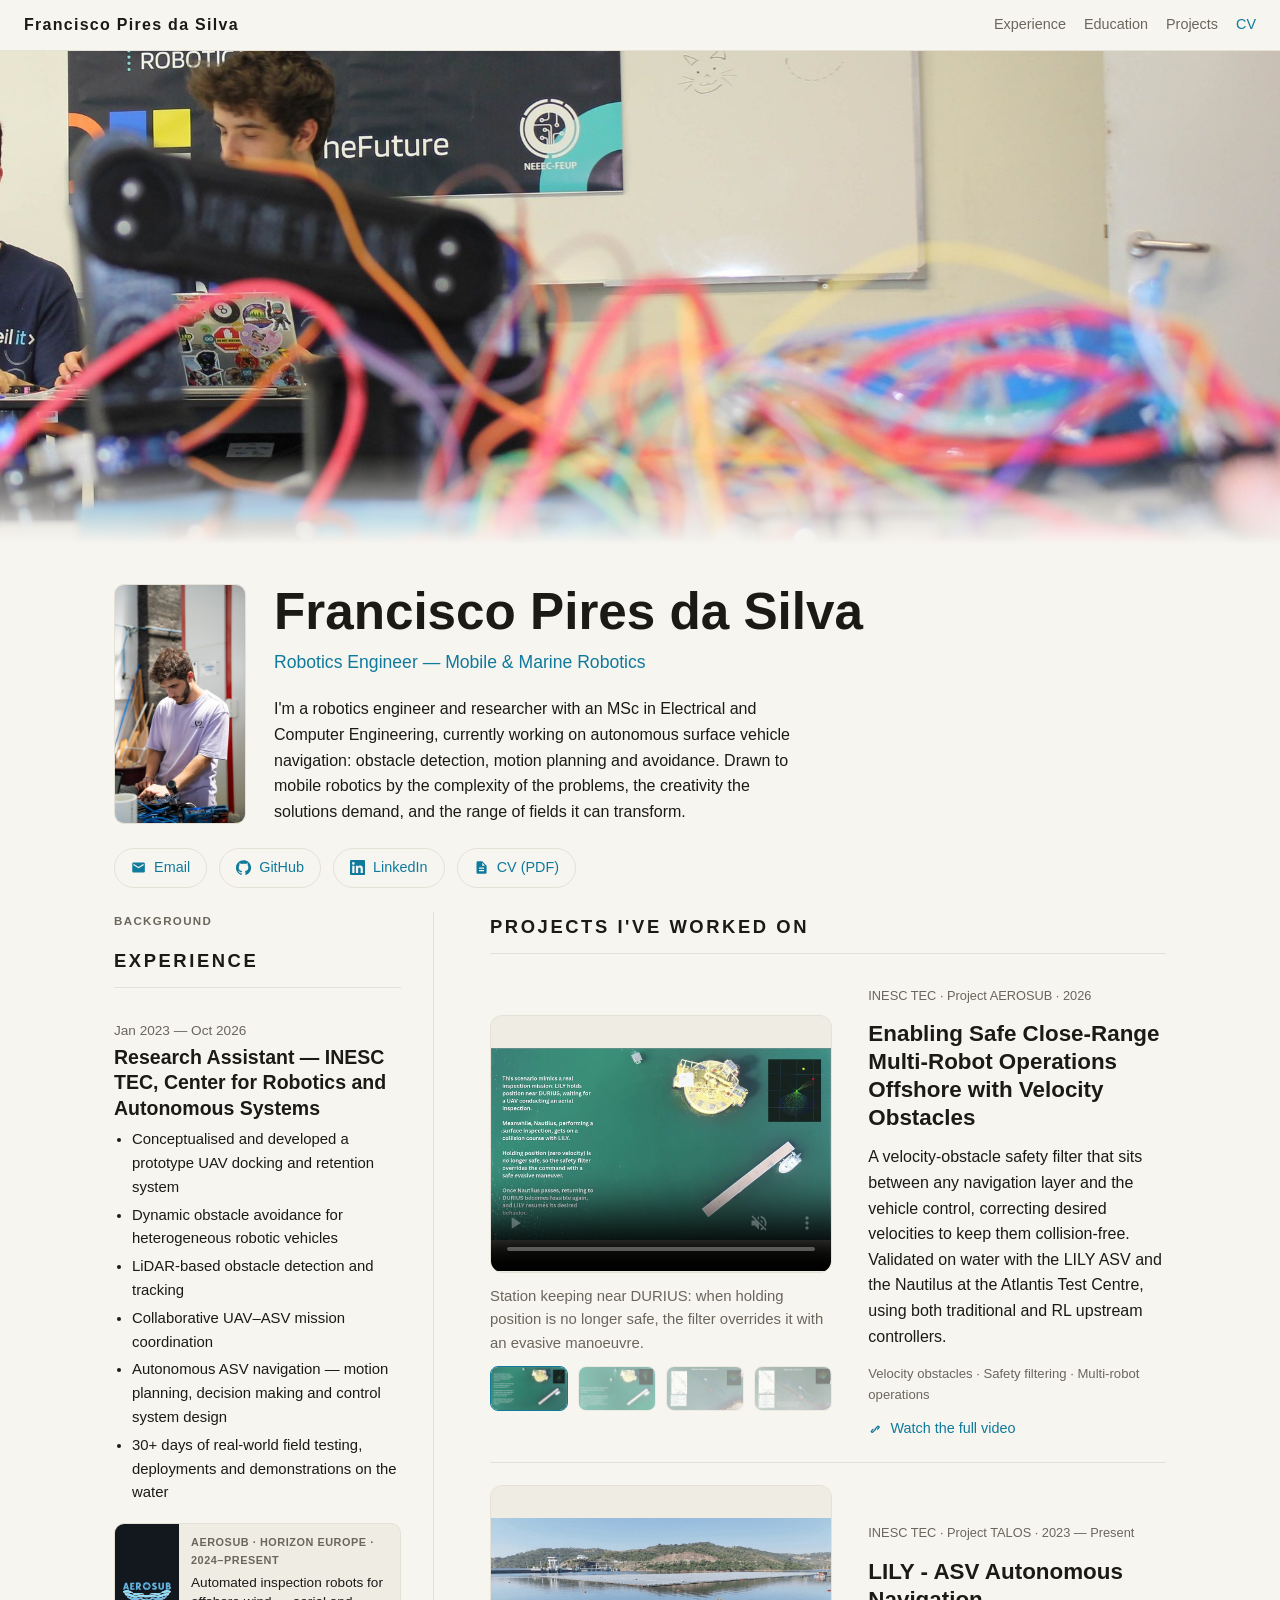
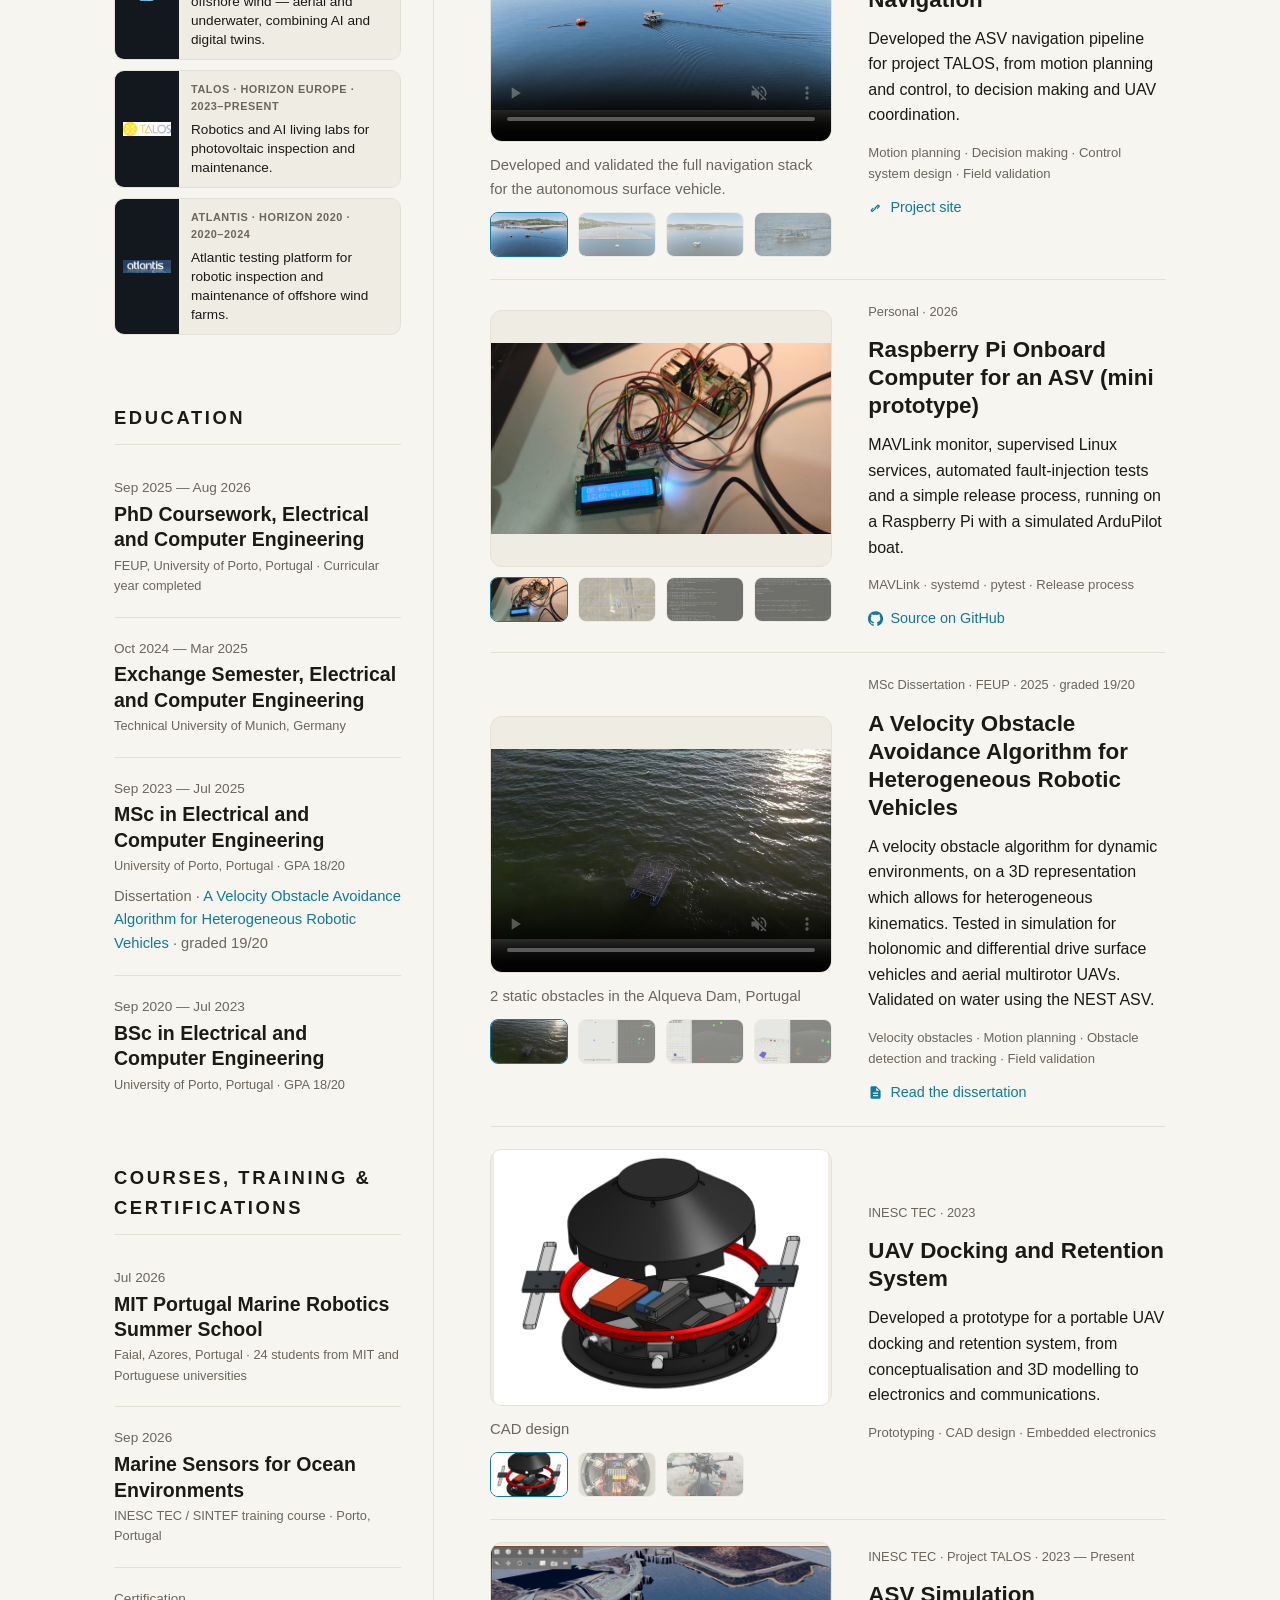
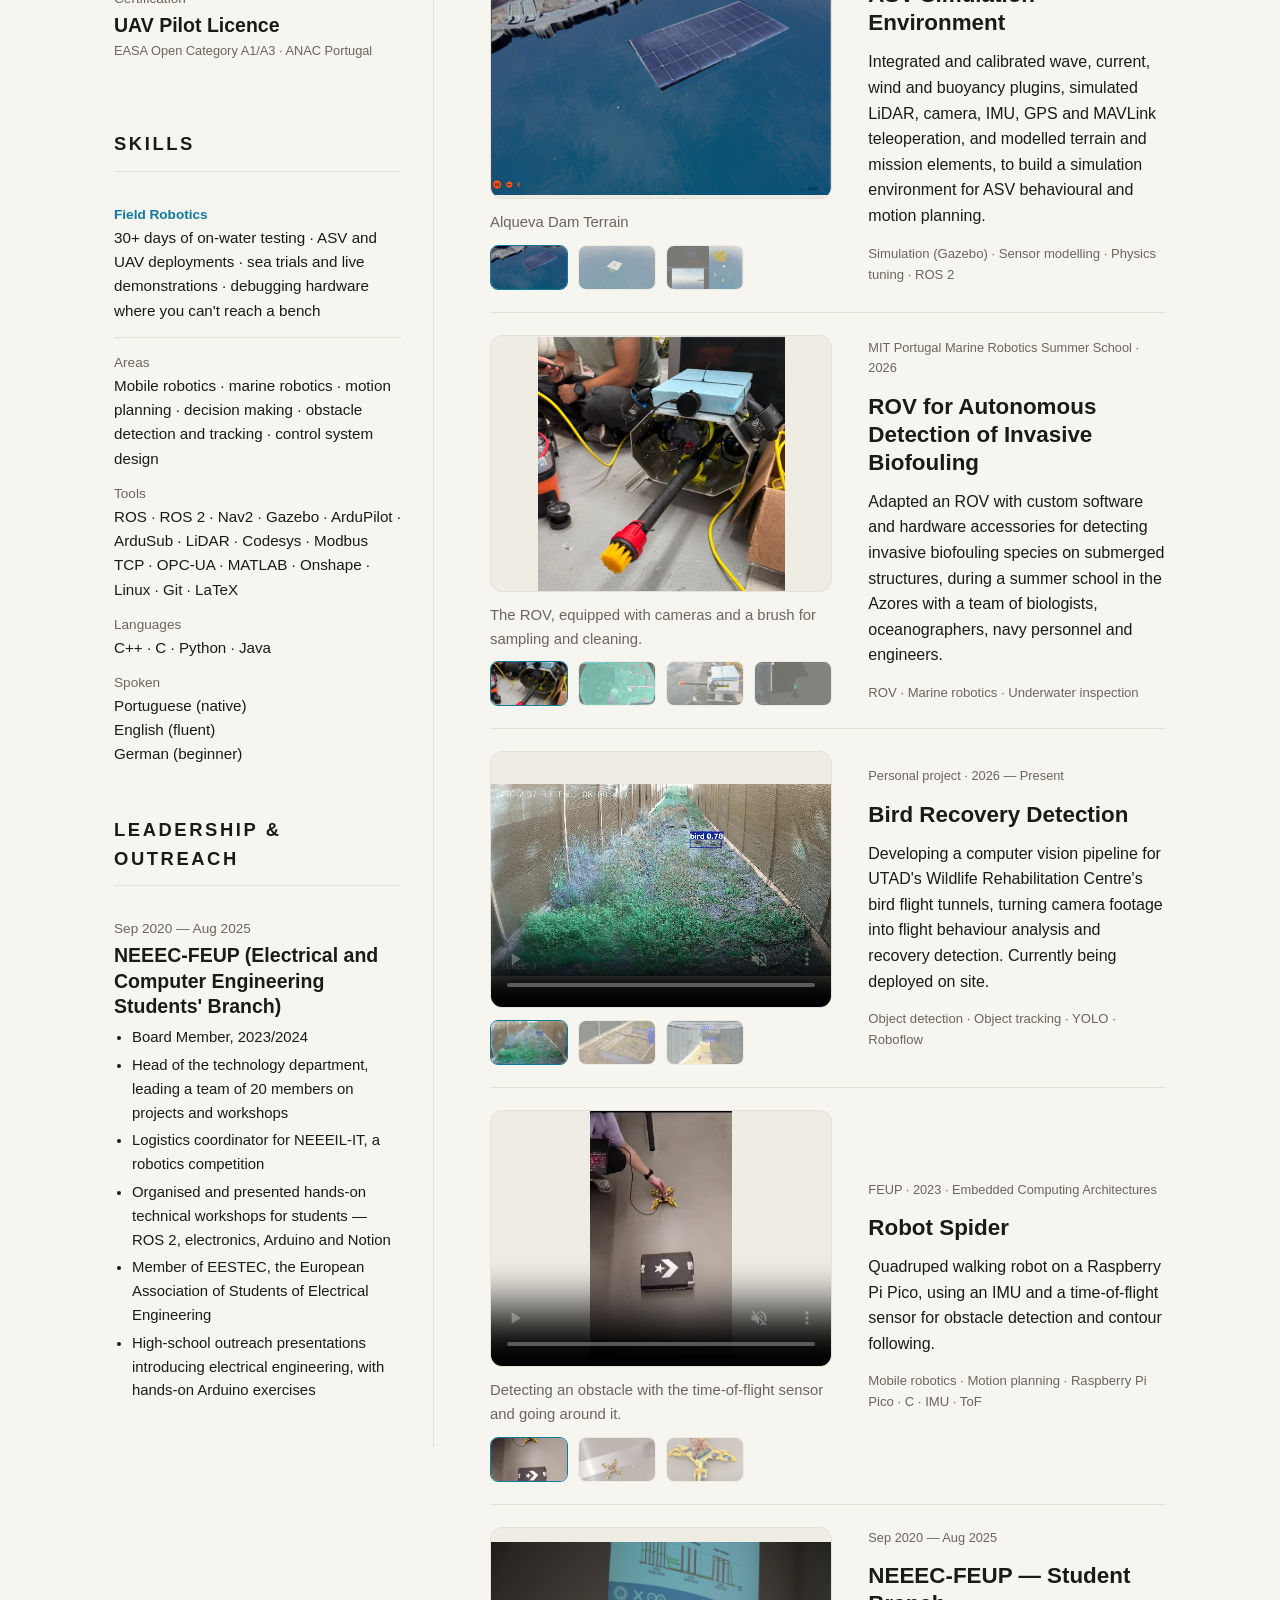
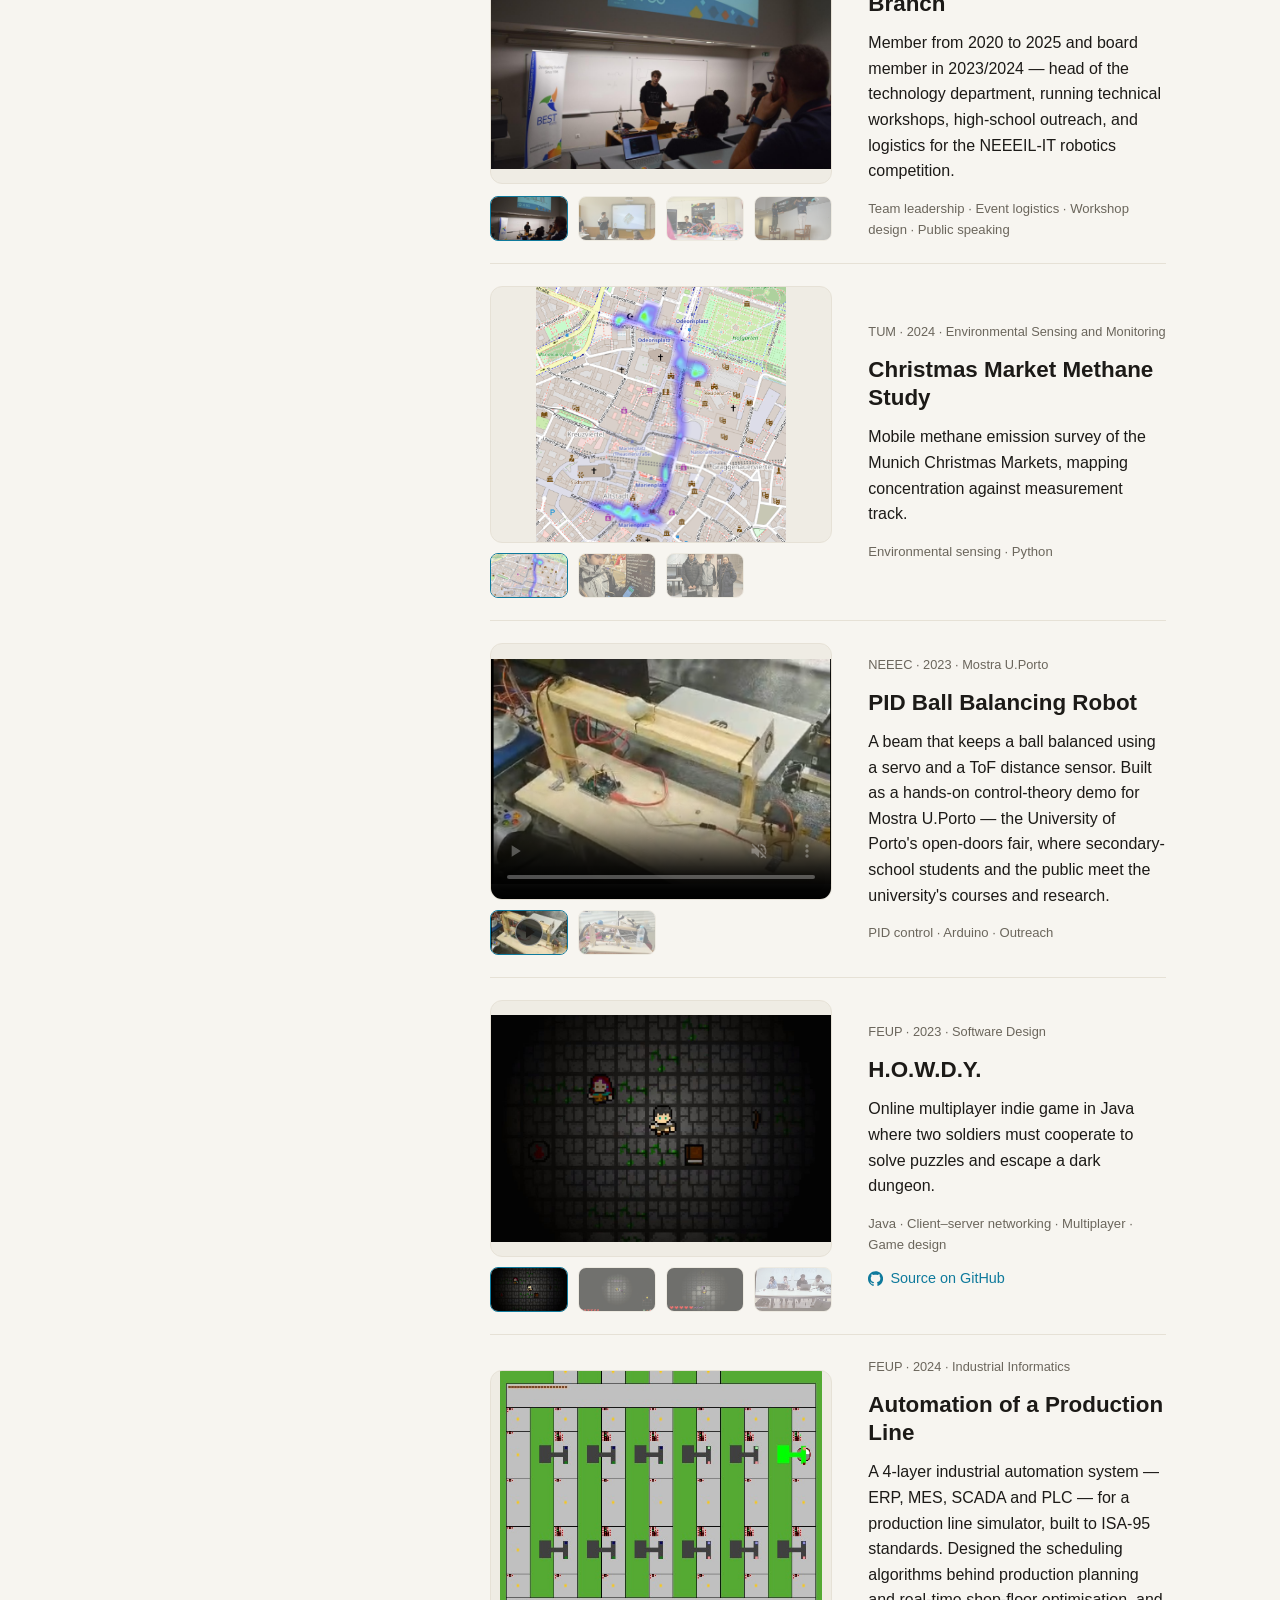
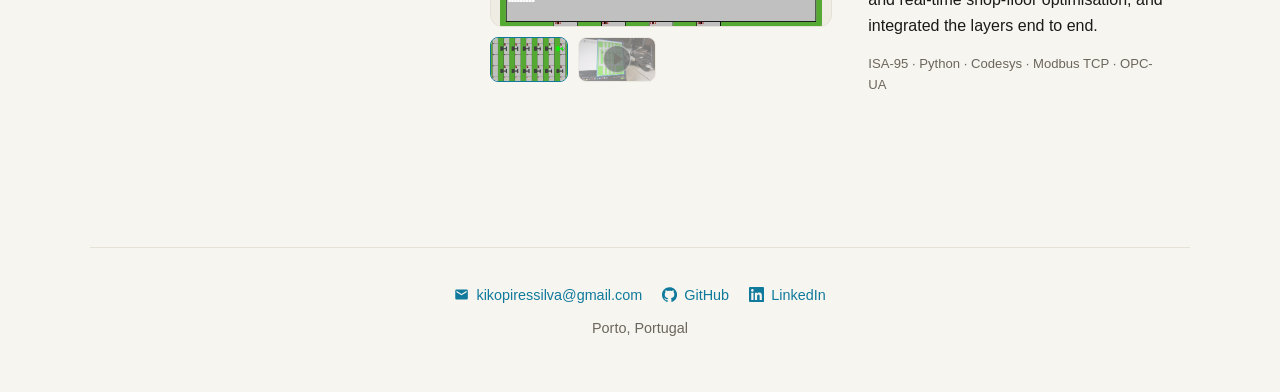
<file: index.html>
<!DOCTYPE html>
<html lang="en">
<head>
<meta charset="UTF-8">
<meta name="viewport" content="width=device-width, initial-scale=1.0">
<title>Francisco Pires da Silva — Robotics Engineer</title>
<meta name="description" content="Robotics engineer and researcher at INESC TEC / University of Porto, working on autonomous navigation, obstacle avoidance and marine robotics.">

<!-- Social preview -->
<meta property="og:title" content="Francisco Pires da Silva — Robotics Engineer">
<meta property="og:description" content="Autonomous navigation, obstacle avoidance and marine robotics. Researcher at INESC TEC / University of Porto.">
<meta property="og:type" content="website">
<meta property="og:url" content="https://xizesse.github.io">
<meta property="og:image" content="https://xizesse.github.io/assets/hero-neeeil.jpg">
<meta name="twitter:card" content="summary_large_image">

<!-- ?v=N busts browser caches: bump the number whenever style.css changes,
     otherwise returning visitors keep rendering the page with an old stylesheet -->
<link rel="stylesheet" href="style.css?v=7">
</head>
<body>

<!-- ============================================================
     ICON SPRITE — referenced with <svg class="icon"><use href="#i-…">.
     Inline so there are no extra requests, and the paths use
     fill="currentColor" so icons take the colour of their link.
     ============================================================ -->
<svg class="sprite" aria-hidden="true" focusable="false" xmlns="http://www.w3.org/2000/svg">
  <symbol id="i-mail" viewBox="0 0 24 24">
    <path d="M20 4H4a2 2 0 0 0-2 2v12a2 2 0 0 0 2 2h16a2 2 0 0 0 2-2V6a2 2 0 0 0-2-2Zm0 4.2-8 5-8-5V6l8 5 8-5v2.2Z"/>
  </symbol>
  <symbol id="i-github" viewBox="0 0 24 24">
    <path d="M12 .297c-6.63 0-12 5.373-12 12 0 5.303 3.438 9.8 8.205 11.385.6.113.82-.258.82-.577 0-.285-.01-1.04-.015-2.04-3.338.724-4.042-1.61-4.042-1.61C4.422 18.07 3.633 17.7 3.633 17.7c-1.087-.744.084-.729.084-.729 1.205.084 1.838 1.236 1.838 1.236 1.07 1.835 2.809 1.305 3.495.998.108-.776.417-1.305.76-1.605-2.665-.3-5.466-1.332-5.466-5.93 0-1.31.465-2.38 1.235-3.22-.135-.303-.54-1.523.105-3.176 0 0 1.005-.322 3.3 1.23.96-.267 1.98-.399 3-.405 1.02.006 2.04.138 3 .405 2.28-1.552 3.285-1.23 3.285-1.23.645 1.653.24 2.873.12 3.176.765.84 1.23 1.91 1.23 3.22 0 4.61-2.805 5.625-5.475 5.92.42.36.81 1.096.81 2.22 0 1.606-.015 2.896-.015 3.286 0 .315.21.69.825.57C20.565 22.092 24 17.592 24 12.297c0-6.627-5.373-12-12-12"/>
  </symbol>
  <symbol id="i-linkedin" viewBox="0 0 24 24">
    <path d="M20.447 20.452h-3.554v-5.569c0-1.328-.027-3.037-1.852-3.037-1.853 0-2.136 1.445-2.136 2.939v5.667H9.351V9h3.414v1.561h.046c.477-.9 1.637-1.85 3.37-1.85 3.601 0 4.267 2.37 4.267 5.455v6.286zM5.337 7.433a2.062 2.062 0 0 1-2.063-2.065 2.064 2.064 0 1 1 2.063 2.065zm1.782 13.019H3.555V9h3.564v11.452zM22.225 0H1.771C.792 0 0 .774 0 1.729v20.542C0 23.227.792 24 1.771 24h20.451C23.2 24 24 23.227 24 22.271V1.729C24 .774 23.2 0 22.225 0z"/>
  </symbol>
  <symbol id="i-file" viewBox="0 0 24 24">
    <path d="M13 2H6a2 2 0 0 0-2 2v16a2 2 0 0 0 2 2h12a2 2 0 0 0 2-2V9l-7-7Zm0 2.5L17.5 9H13V4.5ZM8 12h8v2H8v-2Zm0 4h8v2H8v-2Z"/>
  </symbol>
  <symbol id="i-link" viewBox="0 0 24 24">
    <path d="M10.6 13.4a1 1 0 0 1 0-1.4l3.6-3.6a2.5 2.5 0 1 1 3.5 3.5l-1.8 1.8a1 1 0 1 1-1.4-1.4l1.8-1.8a.5.5 0 1 0-.7-.7l-3.6 3.6a1 1 0 0 1-1.4 0Zm-3.2 3.2 3.6-3.6a1 1 0 1 1 1.4 1.4l-3.6 3.6a2.5 2.5 0 1 1-3.5-3.5l1.8-1.8a1 1 0 1 1 1.4 1.4l-1.8 1.8a.5.5 0 1 0 .7.7Z"/>
  </symbol>
</svg>

<nav class="nav">
  <a class="nav-brand" href="#top">Francisco Pires da Silva</a>
  <div class="nav-links">
    <a href="#experience">Experience</a>
    <a href="#education">Education</a>
    <a href="#projects">Projects</a>
    <!-- no download= : that forces a save. Opens in the browser's PDF viewer instead. -->
    <a class="nav-cv" href="assets/main.pdf" target="_blank" rel="noopener">CV</a>
  </div>
</nav>

<!-- ============================================================
     HERO — full-bleed banner across the top, text below it.
     ============================================================ -->
<header class="hero" id="top">
  <div class="hero-media">
    <img src="assets/hero-neeeil.jpg" width="2000" height="771"
         alt="Tangled ribbon cables and a robotic arm on a workbench at a robotics competition">
  </div>
  <div class="hero-body">
    <!-- portrait-web.jpg is a 3x-for-retina crop of the full-size portrait.jpg;
         regenerate it if the original is ever replaced -->
    <img class="hero-portrait" src="assets/portrait-web.jpg" width="396" height="645"
         alt="Portrait of Francisco Pires da Silva">
    <h1>Francisco Pires da Silva</h1>
    <p class="hero-tagline">Robotics Engineer — Mobile &amp; Marine Robotics</p>
    <p class="hero-blurb">
      I'm a robotics engineer and researcher with an MSc in Electrical and Computer
      Engineering, currently working on autonomous surface vehicle navigation: obstacle
      detection, motion planning and avoidance. Drawn to mobile robotics by the complexity
      of the problems, the creativity the solutions demand, and the range of fields it
      can transform.
    </p>
    <p class="hero-links">
      <a href="mailto:kikopiressilva@gmail.com">
        <svg class="icon" aria-hidden="true"><use href="#i-mail"></use></svg>Email
      </a>
      <a href="https://github.com/Xizesse">
        <svg class="icon" aria-hidden="true"><use href="#i-github"></use></svg>GitHub
      </a>
      <a href="https://linkedin.com/in/franciscopiressilva/">
        <svg class="icon" aria-hidden="true"><use href="#i-linkedin"></use></svg>LinkedIn
      </a>
      <a href="assets/main.pdf" target="_blank" rel="noopener">
        <svg class="icon" aria-hidden="true"><use href="#i-file"></use></svg>CV (PDF)
      </a>
    </p>
  </div>
</header>

<main>

<!-- ============================================================
     PAGE SPLIT — the CV text (Experience, Education, Training, Skills, Outreach)
     sits in a sticky left column; Research and Projects, the visual
     work, run in the right column beside it as the visitor scrolls.
     ============================================================ -->
<div class="cv-layout">

<div class="cv-col">

  <p class="cv-eyebrow">Background</p>

  <section id="experience">
    <h2>Experience</h2>

    <article class="entry">
      <div class="entry-when">Jan 2023 — Oct 2026</div>
      <div class="entry-what">
        <h3>Research Assistant — INESC TEC, Center for Robotics and Autonomous Systems</h3>
        <ul>
          <li>Conceptualised and developed a prototype UAV docking and retention system</li>
          <li>Dynamic obstacle avoidance for heterogeneous robotic vehicles</li>
          <li>LiDAR-based obstacle detection and tracking</li>
          <li>Collaborative UAV–ASV mission coordination</li>
          <li>Autonomous ASV navigation — motion planning, decision making and control system design</li>
          <li>30+ days of real-world field testing, deployments and demonstrations on the water</li>
        </ul>

        <div class="research-mini-list">
          <a class="research-mini" href="https://aerosub.eu/about/">
            <span class="research-mini-media">
              <img src="assets/aerosub-logo.svg" alt="AEROSUB project logo">
            </span>
            <span class="research-mini-body">
              <span class="research-mini-tag">AEROSUB · Horizon Europe · 2024–Present</span>
              <span class="research-mini-desc">Automated inspection robots for offshore wind — aerial and underwater, combining AI and digital twins.</span>
            </span>
          </a>
          <a class="research-mini" href="https://talosproject.eu/">
            <span class="research-mini-media">
              <img src="assets/talos.png" alt="TALOS project logo">
            </span>
            <span class="research-mini-body">
              <span class="research-mini-tag">TALOS · Horizon Europe · 2023–Present</span>
              <span class="research-mini-desc">Robotics and AI living labs for photovoltaic inspection and maintenance.</span>
            </span>
          </a>
          <a class="research-mini" href="https://www.atlantis-h2020.eu/">
            <span class="research-mini-media">
              <img src="assets/atlantis.png" alt="ATLANTIS project logo">
            </span>
            <span class="research-mini-body">
              <span class="research-mini-tag">ATLANTIS · Horizon 2020 · 2020–2024</span>
              <span class="research-mini-desc">Atlantic testing platform for robotic inspection and maintenance of offshore wind farms.</span>
            </span>
          </a>
        </div>
      </div>
    </article>
  </section>

  <section id="education">
    <h2>Education</h2>

    <article class="entry">
      <div class="entry-when">Sep 2025 — Aug 2026</div>
      <div class="entry-what">
        <h3>PhD Coursework, Electrical and Computer Engineering</h3>
        <p class="tag">FEUP, University of Porto, Portugal · Curricular year completed</p>
      </div>
    </article>

    <article class="entry">
      <div class="entry-when">Oct 2024 — Mar 2025</div>
      <div class="entry-what">
        <h3>Exchange Semester, Electrical and Computer Engineering</h3>
        <p class="tag">Technical University of Munich, Germany</p>
      </div>
    </article>

    <article class="entry">
      <div class="entry-when">Sep 2023 — Jul 2025</div>
      <div class="entry-what">
        <h3>MSc in Electrical and Computer Engineering</h3>
        <p class="tag">University of Porto, Portugal · GPA 18/20</p>
        <p class="thesis">
          Dissertation ·
          <a href="https://hdl.handle.net/10216/168921">A Velocity Obstacle Avoidance
          Algorithm for Heterogeneous Robotic Vehicles</a> · graded 19/20
        </p>
      </div>
    </article>

    <article class="entry">
      <div class="entry-when">Sep 2020 — Jul 2023</div>
      <div class="entry-what">
        <h3>BSc in Electrical and Computer Engineering</h3>
        <p class="tag">University of Porto, Portugal · GPA 18/20</p>
      </div>
    </article>

  </section>

  <section id="training">
    <h2>Courses, Training &amp; Certifications</h2>

    <article class="entry">
      <div class="entry-when">Jul 2026</div>
      <div class="entry-what">
        <h3>MIT Portugal Marine Robotics Summer School</h3>
        <p class="tag">Faial, Azores, Portugal · 24 students from MIT and Portuguese universities</p>
      </div>
    </article>

    <article class="entry">
      <div class="entry-when">Sep 2026</div>
      <div class="entry-what">
        <h3>Marine Sensors for Ocean Environments</h3>
        <p class="tag">INESC TEC / SINTEF training course · Porto, Portugal</p>
      </div>
    </article>

    <article class="entry">
      <div class="entry-when">Certification</div>
      <div class="entry-what">
        <h3>UAV Pilot Licence</h3>
        <p class="tag">EASA Open Category A1/A3 · ANAC Portugal</p>
      </div>
    </article>
  </section>

  <section id="skills">
    <h2>Skills</h2>
    <dl class="skills">
      <!-- lead row: the differentiator goes first and is styled to be read first -->
      <dt class="lead">Field Robotics</dt>
      <dd class="lead">
        30+ days of on-water testing · ASV and UAV deployments · sea trials and live
        demonstrations · debugging hardware where you can't reach a bench
      </dd>
      <dt>Areas</dt>
      <dd>Mobile robotics · marine robotics · motion planning · decision making · obstacle detection and tracking · control system design</dd>
      <dt>Tools</dt>
      <dd>ROS · ROS 2 · Nav2 · Gazebo · ArduPilot · ArduSub · LiDAR · Codesys · Modbus TCP · OPC-UA · MATLAB · Onshape · Linux · Git · LaTeX</dd>
      <dt>Languages</dt>
      <dd>C++ · C · Python · Java</dd>
      <dt>Spoken</dt>
      <dd>Portuguese (native)<br>English (fluent)<br>German (beginner)</dd>
    </dl>
  </section>

  <section id="outreach">
    <h2>Leadership &amp; Outreach</h2>

    <article class="entry">
      <div class="entry-when">Sep 2020 — Aug 2025</div>
      <div class="entry-what">
        <h3>NEEEC-FEUP (Electrical and Computer Engineering Students' Branch)</h3>
        <ul>
          <li>Board Member, 2023/2024</li>
          <li>Head of the technology department, leading a team of 20 members on projects and workshops</li>
          <li>Logistics coordinator for NEEEIL-IT, a robotics competition</li>
          <li>Organised and presented hands-on technical workshops for students — ROS 2, electronics, Arduino and Notion</li>
          <li>Member of EESTEC, the European Association of Students of Electrical Engineering</li>
          <li>High-school outreach presentations introducing electrical engineering, with hands-on Arduino exercises</li>
        </ul>
      </div>
    </article>
  </section>

</div><!-- /.cv-col -->

<div class="cv-main">

<!-- ============================================================
     PROJECTS — full width, alternating rows
     ============================================================ -->
<section id="projects">
  <h2>Projects I've Worked On</h2>

  <!-- Alternating rows: media left on odd rows, right on even.
       .showcase-media takes an <img>, a 16:9 .embed wrapper, or a .thumbs
       gallery (main image + clickable thumbnail strip). -->

  <article class="showcase">
    <div class="showcase-media plain">
      <div class="thumbs" data-thumbs>
        <div class="thumbs-main">
          <video src="assets/VOF_station.mp4" poster="assets/VOF_station-poster.jpg"
                 autoplay muted loop controls playsinline preload="metadata"
                 aria-label="Aerial clip of LILY holding position near the DURIUS structure while the safety filter steers it clear of Nautilus"></video>
        </div>
        <p class="thumbs-caption" data-thumbs-caption>Station keeping near DURIUS: when holding position is no longer safe, the filter overrides it with an evasive manoeuvre.</p>
        <div class="thumbs-strip">
          <button type="button" class="is-active"
                  data-type="video" data-src="assets/VOF_station.mp4"
                  data-poster="assets/VOF_station-poster.jpg"
                  data-label="Station keeping" data-caption="Station keeping near DURIUS: when holding position is no longer safe, the filter overrides it with an evasive manoeuvre."
                  aria-label="Aerial clip of LILY holding position near the DURIUS structure while the safety filter steers it clear of Nautilus">
            <img src="assets/VOF_station-poster.jpg" alt="" loading="lazy">
          </button>
          <button type="button"
                  data-type="video" data-src="assets/VOF_rl.mp4"
                  data-poster="assets/VOF_rl-poster.jpg"
                  data-label="Learned (RL) policy" data-caption="Same scenario with a learned RL policy upstream: unsafe commands are corrected in real time."
                  aria-label="Aerial clip of the same station-keeping scenario with a reinforcement-learning policy as the upstream controller">
            <img src="assets/VOF_rl-poster.jpg" alt="" loading="lazy">
          </button>
          <button type="button"
                  data-type="video" data-src="assets/VOF_static.mp4"
                  data-poster="assets/VOF_static-poster.jpg"
                  data-label="Static obstacle" data-caption="Static obstacle scenario."
                  aria-label="Overhead clip of the surface vehicle filtering its velocity around a static obstacle, with planned paths and velocity plots">
            <img src="assets/VOF_static-poster.jpg" alt="" loading="lazy">
          </button>
          <button type="button"
                  data-type="video" data-src="assets/VOF_headon.mp4"
                  data-poster="assets/VOF_headon-poster.jpg"
                  data-label="Head-on collision" data-caption="Head-on: the path is initially safe, until Nautilus changes heading and a correction becomes necessary."
                  aria-label="Overhead clip of a head-on encounter between two surface vehicles, with planned paths and velocity plots">
            <img src="assets/VOF_headon-poster.jpg" alt="" loading="lazy">
          </button>
          <button type="button"
                  data-type="video" data-src="assets/VOF_giveway.mp4"
                  data-poster="assets/VOF_giveway-poster.jpg"
                  data-label="Give way" data-caption="Give way: Nautilus accelerates across the path, and the filter chooses to give way."
                  aria-label="Overhead clip of the vehicle giving way to a crossing surface vehicle, with planned paths and velocity plots">
            <img src="assets/VOF_giveway-poster.jpg" alt="" loading="lazy">
          </button>
          <button type="button"
                  data-type="video" data-src="assets/VOF_surge.mp4"
                  data-poster="assets/VOF_surge-poster.jpg"
                  data-label="Reducing surge velocity" data-caption="Crossing encounter where the safest option is to slow down and let the other vessel pass."
                  aria-label="Overhead clip of the vehicle reducing its surge velocity to avoid a crossing surface vehicle">
            <img src="assets/VOF_surge-poster.jpg" alt="" loading="lazy">
          </button>
        </div>
      </div>
    </div>
    <div class="showcase-body">
      <p class="tag">INESC TEC · Project AEROSUB · 2026</p>
      <h3>Enabling Safe Close-Range Multi-Robot Operations Offshore with Velocity Obstacles</h3>
      <p>
        A velocity-obstacle safety filter that sits between any navigation
        layer and the vehicle control, correcting desired velocities to keep
        them collision-free. Validated on water with the LILY ASV and the
        Nautilus at the Atlantis Test Centre, using both traditional and RL
        upstream controllers.
      </p>
      <p class="stack">Velocity obstacles · Safety filtering · Multi-robot operations</p>
      <p class="project-links">
        <a href="https://www.youtube.com/watch?v=xQo8qxScKXA">
          <svg class="icon" aria-hidden="true"><use href="#i-link"></use></svg>Watch the full video
        </a>
      </p>
    </div>
  </article>

  <article class="showcase">
    <div class="showcase-media plain">
      <div class="thumbs" data-thumbs>
        <div class="thumbs-main">
          <video src="assets/1_reaching_site.mp4" poster="assets/1_reaching_site-poster.jpg"
                 autoplay muted loop controls playsinline preload="metadata"
                 aria-label="Clip of the autonomous surface vehicle navigating out to the inspection site"></video>
        </div>
        <p class="thumbs-caption" data-thumbs-caption>Developed and validated the full navigation stack for the autonomous surface vehicle.</p>
        <div class="thumbs-strip">
          <button type="button" class="is-active"
                  data-type="video" data-src="assets/1_reaching_site.mp4"
                  data-poster="assets/1_reaching_site-poster.jpg"
                  data-label="Autonomous ASV navigation" data-caption="Developed and validated the full navigation stack."
                  aria-label="Clip of the autonomous surface vehicle navigating out to the inspection site">
            <img src="assets/1_reaching_site-poster.jpg" alt="" loading="lazy">
          </button>
          <button type="button"
                  data-type="video" data-src="assets/3_inspection.mp4"
                  data-poster="assets/3_inspection-poster.jpg"
                  data-label="Inspection" data-caption="Behaviour layer for UAV coordination."
                  aria-label="Clip of the vehicle carrying out an inspection mission on station">
            <img src="assets/3_inspection-poster.jpg" alt="" loading="lazy">
          </button>
          <button type="button"
                  data-type="video" data-src="assets/0_leaving_shore.mp4"
                  data-poster="assets/0_leaving_shore-poster.jpg"
                  data-label="Leaving shore" data-caption="Autonomous navigation from shore to site, making UAV inspection on sites far from shore possible."
                  aria-label="Clip of the autonomous surface vehicle leaving the shore at the start of a mission">
            <img src="assets/0_leaving_shore-poster.jpg" alt="" loading="lazy">
          </button>
          <button type="button"
                  data-type="image" data-src="assets/lily-water.jpg"
                  data-label="Real vehicles" data-caption="Hands-on experience developing and deploying real vehicles."
                  aria-label="LILY, an autonomous surface vehicle, under way on open water">
            <img src="assets/lily-water.jpg" alt="" loading="lazy">
          </button>
        </div>
      </div>
    </div>
    <div class="showcase-body">
      <p class="tag">INESC TEC · Project TALOS · 2023 — Present</p>
      <h3>LILY - ASV Autonomous Navigation</h3>
      <p>
        Developed the ASV navigation pipeline for project TALOS, from motion
        planning and control, to decision making and UAV coordination.
      </p>
      <p class="stack">Motion planning · Decision making · Control system design · Field validation</p>
      <p class="project-links">
        <a href="https://talosproject.eu/">
          <svg class="icon" aria-hidden="true"><use href="#i-link"></use></svg>Project site
        </a>
      </p>
    </div>
  </article>

  <article class="showcase">
    <div class="showcase-media plain">
      <div class="thumbs" data-thumbs>
        <div class="thumbs-main">
          <img src="assets/piobc-hardware.jpg"
               alt="Raspberry Pi wired to a breadboard and a 16x2 LCD reading OK RTL, 12.6V, v1.03">
        </div>
        <div class="thumbs-strip">
          <button type="button" class="is-active"
                  data-type="image" data-src="assets/piobc-hardware.jpg"
                  aria-label="Raspberry Pi wired to a breadboard and a 16x2 LCD reading OK RTL, 12.6V, v1.03">
            <img src="assets/piobc-hardware.jpg" alt="" loading="lazy">
          </button>
          <button type="button"
                  data-type="image" data-src="assets/piobc-sitl-map.jpg"
                  aria-label="Satellite map of the simulated ArduPilot boat next to its home marker">
            <img src="assets/piobc-sitl-map.jpg" alt="" loading="lazy">
          </button>
          <button type="button"
                  data-type="image" data-src="assets/piobc-services.png"
                  aria-label="Terminal showing the monitor and LCD systemd services running, with link and mode changes in their logs">
            <img src="assets/piobc-services.png" alt="" loading="lazy">
          </button>
          <button type="button"
                  data-type="image" data-src="assets/piobc-failsafe-tests.png"
                  aria-label="Terminal showing three pytest failsafe tests passing">
            <img src="assets/piobc-failsafe-tests.png" alt="" loading="lazy">
          </button>
        </div>
      </div>
    </div>
    <div class="showcase-body">
      <p class="tag">Personal · 2026</p>
      <h3>Raspberry Pi Onboard Computer for an ASV (mini prototype)</h3>
      <p>
        MAVLink monitor, supervised Linux services, automated fault-injection tests
        and a simple release process, running on a Raspberry Pi with a simulated
        ArduPilot boat.
      </p>
      <p class="stack">MAVLink · systemd · pytest · Release process</p>
      <p class="project-links">
        <a href="https://github.com/Xizesse/rasp_pi_onboard_computer">
          <svg class="icon" aria-hidden="true"><use href="#i-github"></use></svg>Source on GitHub
        </a>
      </p>
    </div>
  </article>

  <article class="showcase">
    <div class="showcase-media plain">
      <div class="thumbs" data-thumbs>
        <div class="thumbs-main">
          <video src="assets/JAVOA_static.mp4" poster="assets/JAVOA_static-poster.jpg"
                 autoplay muted loop controls playsinline preload="metadata"
                 aria-label="Aerial footage of the surface vehicle avoiding a static obstacle during an on-water trial"></video>
        </div>
        <p class="thumbs-caption" data-thumbs-caption>2 static obstacles in the Alqueva Dam, Portugal</p>
        <div class="thumbs-strip">
          <button type="button" class="is-active"
                  data-type="video" data-src="assets/JAVOA_static.mp4"
                  data-label="2 static obstacles in the Alqueva Dam, Portugal" data-caption="2 static obstacles in the Alqueva Dam, Portugal"
                  data-poster="assets/JAVOA_static-poster.jpg"
                  aria-label="Aerial footage of the surface vehicle avoiding a static obstacle during an on-water trial">
            <img src="assets/JAVOA_static-poster.jpg" alt="" loading="lazy">
          </button>
          <button type="button"
                  data-type="video" data-src="assets/JAVOA_2dHolonom.mp4"
                  data-label="2D Holonomic Vehicle Simulation" data-caption="2D Holonomic Vehicle Simulation"
                  data-poster="assets/JAVOA_2dHolonom-poster.jpg"
                  aria-label="Simulation clip of the velocity-obstacle algorithm avoiding a moving obstacle in the holonomic 2D case">
            <img src="assets/JAVOA_2dHolonom-poster.jpg" alt="" loading="lazy">
          </button>
          <button type="button"
                  data-type="video" data-src="assets/JAVOA_DiffDrive.mp4"
                  data-label="2D Differential Drive Vehicle Simulation" data-caption="2D Differential Drive Vehicle Simulation"
                  data-poster="assets/JAVOA_DiffDrive-poster.jpg"
                  aria-label="Simulation clip of the avoidance algorithm running on a differential-drive vehicle">
            <img src="assets/JAVOA_DiffDrive-poster.jpg" alt="" loading="lazy">
          </button>
          <button type="button"
                  data-type="video" data-src="assets/JAVOA_multirotor.mp4"
                  data-label="3D Multirotor Aerial Vehicle Simulation" data-caption="3D Multirotor Aerial Vehicle Simulation"
                  data-poster="assets/JAVOA_multirotor-poster.jpg"
                  aria-label="Simulation clip of the avoidance algorithm running on a multirotor aerial vehicle">
            <img src="assets/JAVOA_multirotor-poster.jpg" alt="" loading="lazy">
          </button>
          <button type="button"
                  data-type="video" data-src="assets/JAVOA_giveway_overtake.mp4"
                  data-label="Overtaking and Giving Way" data-caption="Overtaking and Giving Way"
                  data-poster="assets/JAVOA_giveway_overtake-poster.jpg"
                  aria-label="Side-by-side overhead clips of the vehicle overtaking one vessel and giving way to another, with the planned paths drawn">
            <img src="assets/JAVOA_giveway_overtake-poster.jpg" alt="" loading="lazy">
          </button>
          <button type="button"
                  data-type="image" data-src="assets/thesis-scenario-3.jpg"
                  data-label="Obstacle detection and tracking at the ATLANTIS Test Centre" data-caption="Obstacle detection and tracking at the ATLANTIS Test Centre"
                  aria-label="Dissertation figure: a real-world scenario, the vehicle's environment representation beside the reference photograph">
            <img src="assets/thesis-scenario-3.jpg" alt="" loading="lazy">
          </button>
        </div>
      </div>
    </div>
    <div class="showcase-body">
      <p class="tag">MSc Dissertation · FEUP · 2025 · graded 19/20</p>
      <h3>A Velocity Obstacle Avoidance Algorithm for Heterogeneous Robotic Vehicles</h3>
      <p>
        A velocity obstacle algorithm for dynamic environments, on a 3D
        representation which allows for heterogeneous kinematics. Tested in
        simulation for holonomic and differential drive surface vehicles and
        aerial multirotor UAVs. Validated on water using the NEST ASV.
      </p>
      <p class="stack">Velocity obstacles · Motion planning · Obstacle detection and tracking · Field validation</p>
      <p class="project-links">
        <a href="https://hdl.handle.net/10216/168921">
          <svg class="icon" aria-hidden="true"><use href="#i-file"></use></svg>Read the dissertation
        </a>
      </p>
    </div>
  </article>

  <article class="showcase">
    <div class="showcase-media plain">
      <div class="thumbs" data-thumbs>
        <div class="thumbs-main">
          <img src="assets/dockingsystem_explosion.png" alt="Exploded CAD view of the docking platform showing the retention ring and internal electronics bay">
        </div>
        <p class="thumbs-caption" data-thumbs-caption>CAD design</p>
        <div class="thumbs-strip">
          <button type="button" class="is-active"
                  data-type="image" data-src="assets/dockingsystem_explosion.png"
                  data-label="CAD design" data-caption="CAD design"
                  aria-label="Exploded CAD view of the docking platform showing the retention ring and internal electronics bay">
            <img src="assets/dockingsystem_explosion.png" alt="" loading="lazy">
          </button>
          <button type="button"
                  data-type="image" data-src="assets/dockingsystem_eletronics.png"
                  data-label="Electronics Assembly" data-caption="Electronics Assembly"
                  aria-label="Interior of the docking platform showing the retention actuators, compute board and wiring">
            <img src="assets/dockingsystem_eletronics.png" alt="" loading="lazy">
          </button>
          <button type="button"
                  data-type="image" data-src="assets/dockingsystem_uav.png"
                  data-label="UAV and Platform" data-caption="UAV and Platform"
                  aria-label="The UAV docked and secured on the retention platform outdoors">
            <img src="assets/dockingsystem_uav.png" alt="" loading="lazy">
          </button>
        </div>
      </div>
    </div>
    <div class="showcase-body">
      <p class="tag">INESC TEC · 2023</p>
      <h3>UAV Docking and Retention System</h3>
      <p>
        Developed a prototype for a portable UAV docking and retention
        system, from conceptualisation and 3D modelling to electronics and
        communications.
      </p>
      <p class="stack">Prototyping · CAD design · Embedded electronics</p>
    </div>
  </article>

  <article class="showcase">
    <div class="showcase-media plain">
      <div class="thumbs" data-thumbs>
        <div class="thumbs-main">
          <img src="assets/simulated_terrain.png" alt="Gazebo scene showing photogrammetry-realistic terrain beside a floating photovoltaic platform on water">
        </div>
        <p class="thumbs-caption" data-thumbs-caption>Alqueva Dam Terrain</p>
        <div class="thumbs-strip">
          <button type="button" class="is-active"
                  data-type="image" data-src="assets/simulated_terrain.png"
                  data-label="Alqueva Dam Terrain" data-caption="Alqueva Dam Terrain"
                  aria-label="Gazebo scene showing photogrammetry-realistic terrain beside a floating photovoltaic platform on water">
            <img src="assets/simulated_terrain.png" alt="" loading="lazy">
          </button>
          <button type="button"
                  data-type="video" data-src="assets/simulated_waves.mp4"
                  data-poster="assets/simulated_waves-poster.jpg"
                  data-label="Wind, wave and buoyancy plugins" data-caption="Wind, wave and buoyancy plugins"
                  aria-label="Simulated ASV floating on wind-and-wave-driven water in the simulation environment">
            <img src="assets/simulated_waves-poster.jpg" alt="" loading="lazy">
          </button>
          <button type="button"
                  data-type="image" data-src="assets/simulated_obstacle_detection.png"
                  data-label="Simulated LiDAR, camera, and obstacles" data-caption="Simulated LiDAR, camera, and obstacles"
                  aria-label="Split view of a simulated LiDAR point cloud and camera image next to the Gazebo scene with a wind turbine platform and buoy">
            <img src="assets/simulated_obstacle_detection.png" alt="" loading="lazy">
          </button>
        </div>
      </div>
    </div>
    <div class="showcase-body">
      <p class="tag">INESC TEC · Project TALOS · 2023 — Present</p>
      <h3>ASV Simulation Environment</h3>
      <p>
        Integrated and calibrated wave, current, wind and buoyancy plugins,
        simulated LiDAR, camera, IMU, GPS and MAVLink teleoperation, and
        modelled terrain and mission elements, to build a simulation
        environment for ASV behavioural and motion planning.
      </p>
      <p class="stack">Simulation (Gazebo) · Sensor modelling · Physics tuning · ROS 2</p>
    </div>
  </article>

  <article class="showcase">
    <!-- .fit on the slideshow: these frames run from a 2.4:1 group shot to a
         near-square close-up, so they are contained rather than cropped -->
    <div class="showcase-media plain">
      <div class="thumbs" data-thumbs>
        <div class="thumbs-main">
          <img src="assets/rov-brush.jpg" alt="The ROV with its brush tool mounted on a carbon boom">
        </div>
        <p class="thumbs-caption" data-thumbs-caption>The ROV, equipped with cameras and a brush for sampling and cleaning.</p>
        <div class="thumbs-strip">
          <button type="button" class="is-active"
                  data-type="image" data-src="assets/rov-brush.jpg"
                  data-label="The ROV" data-caption="Equipped with cameras and a brush for sampling and cleaning."
                  aria-label="The ROV with its brush tool mounted on a carbon boom">
            <img src="assets/rov-brush.jpg" alt="" loading="lazy">
          </button>
          <button type="button"
                  data-type="image" data-src="assets/brushing-wall.gif"
                  data-label="In the water" data-caption="Real-time invasive species detection for assisted biofouling cleaning."
                  aria-label="Underwater footage of the brush running along a submerged wall">
            <img src="assets/brushing-wall.gif" alt="" loading="lazy">
          </button>
          <button type="button"
                  data-type="image" data-src="assets/rov-dock.jpg"
                  data-label="Dockside" data-caption="Tested in the harbour of Faial."
                  aria-label="The ROV on the dockside, brush boom out over the water, before a dive">
            <img src="assets/rov-dock.jpg" alt="" loading="lazy">
          </button>
          <button type="button"
                  data-type="image" data-src="assets/rov-ais-shore.png"
                  data-label="AIS tracking shore system" data-caption="AIS tracking shore system."
                  aria-label="Operator console map of vessels tracked by AIS around Horta, with a vessel list and the selected ship's details">
            <img src="assets/rov-ais-shore.png" alt="" loading="lazy">
          </button>
        </div>
      </div>
    </div>
    <div class="showcase-body">
      <p class="tag">MIT Portugal Marine Robotics Summer School · 2026</p>
      <h3>ROV for Autonomous Detection of Invasive Biofouling</h3>
      <p>
        Adapted an ROV with custom software and hardware accessories for
        detecting invasive biofouling species on submerged structures, during
        a summer school in the Azores with a team of biologists,
        oceanographers, navy personnel and engineers.
      </p>
      <p class="stack">ROV · Marine robotics · Underwater inspection</p>
    </div>
  </article>

  <article class="showcase">
    <div class="showcase-media plain">
      <div class="thumbs" data-thumbs>
        <div class="thumbs-main">
          <video src="assets/bird_tracking.mp4" poster="assets/bird_tracking-poster.jpg"
                 autoplay muted loop controls playsinline preload="metadata"
                 aria-label="A bird tracked with a bounding box as it moves through the flight tunnel"></video>
        </div>
        <p class="thumbs-caption" data-thumbs-caption></p>
        <div class="thumbs-strip">
          <button type="button" class="is-active"
                  data-type="video" data-src="assets/bird_tracking.mp4"
                  data-poster="assets/bird_tracking-poster.jpg"
                  aria-label="A bird tracked with a bounding box as it moves through the flight tunnel">
            <img src="assets/bird_tracking-poster.jpg" alt="" loading="lazy">
          </button>
          <button type="button"
                  data-type="image" data-src="assets/bird_owl_segmentation.jpg"
                  aria-label="Instance segmentation mask highlighting an owl perched on a branch inside the flight tunnel">
            <img src="assets/bird_owl_segmentation.jpg" alt="" loading="lazy">
          </button>
          <button type="button"
                  data-type="image" data-src="assets/bird_tunnel_detection.jpg"
                  aria-label="Two birds detected along the flight tunnel, each with a bounding box and confidence score">
            <img src="assets/bird_tunnel_detection.jpg" alt="" loading="lazy">
          </button>
        </div>
      </div>
    </div>
    <div class="showcase-body">
      <p class="tag">Personal project · 2026 — Present</p>
      <h3>Bird Recovery Detection</h3>
      <p>
        Developing a computer vision pipeline for UTAD's Wildlife
        Rehabilitation Centre's bird flight tunnels, turning camera footage
        into flight behaviour analysis and recovery detection. Currently
        being deployed on site.
      </p>
      <p class="stack">Object detection · Object tracking · YOLO · Roboflow</p>
    </div>
  </article>

  <article class="showcase">
    <div class="showcase-media plain">
      <div class="thumbs" data-thumbs>
        <div class="thumbs-main">
          <video src="assets/Spider_obstacle_countour.mp4" poster="assets/Spider_obstacle_countour-poster.jpg"
                 autoplay muted loop controls playsinline preload="metadata"
                 aria-label="The quadruped following the contour of an obstacle it has detected"></video>
        </div>
        <p class="thumbs-caption" data-thumbs-caption>Detecting an obstacle with the time-of-flight sensor and going around it.</p>
        <div class="thumbs-strip">
          <button type="button" class="is-active"
                  data-type="video" data-src="assets/Spider_obstacle_countour.mp4"
                  data-poster="assets/Spider_obstacle_countour-poster.jpg"
                  data-label="Contour following" data-caption="Detecting an obstacle with the time-of-flight sensor and going around it."
                  aria-label="The quadruped following the contour of an obstacle it has detected">
            <img src="assets/Spider_obstacle_countour-poster.jpg" alt="" loading="lazy">
          </button>
          <button type="button"
                  data-type="video" data-src="assets/spider_fast_movements.mp4"
                  data-poster="assets/spider_fast_movements-poster.jpg"
                  data-label="Fast gait" data-caption="Walking movements and simple obstacle avoidance."
                  aria-label="The quadruped walking quickly, showing the gait at speed">
            <img src="assets/spider_fast_movements-poster.jpg" alt="" loading="lazy">
          </button>
          <button type="button"
                  data-type="embed" data-src="https://www.youtube-nocookie.com/embed/dOHlM_HInb0"
                  data-label="Full video on YouTube" data-caption=""
                  aria-label="Robot Spider walking demonstration">
            <img src="assets/spider.png" alt="" loading="lazy">
          </button>
        </div>
      </div>
    </div>
    <div class="showcase-body">
      <p class="tag">FEUP · 2023 · Embedded Computing Architectures</p>
      <h3>Robot Spider</h3>
      <p>
        Quadruped walking robot on a Raspberry Pi Pico, using an IMU and a
        time-of-flight sensor for obstacle detection and contour following.
      </p>
      <p class="stack">Mobile robotics · Motion planning · Raspberry Pi Pico · C · IMU · ToF</p>
    </div>
  </article>

  <article class="showcase" id="neeec-project">
    <div class="showcase-media plain">
      <div class="thumbs" data-thumbs>
        <div class="thumbs-main">
          <img src="assets/electronics_workshop.jpeg" alt="Presenting a PWM duty-cycle diagram on the projector, with an Arduino kit set up on the front bench">
        </div>
        <p class="thumbs-caption" data-thumbs-caption></p>
        <div class="thumbs-strip">
          <button type="button" class="is-active"
                  data-type="image" data-src="assets/electronics_workshop.jpeg"
                  aria-label="Presenting a PWM duty-cycle diagram on the projector, with an Arduino kit set up on the front bench">
            <img src="assets/electronics_workshop.jpeg" alt="" loading="lazy">
          </button>
          <button type="button"
                  data-type="image" data-src="assets/outreach-10.jpg"
                  data-label="High-School Outreach" data-caption="Showed electrical engineering to high-schoolers, with hands-on Arduino exercises."
                  aria-label="A presenter addressing the class beside the Arduino slide">
            <img src="assets/outreach-10.jpg" alt="" loading="lazy">
          </button>
          <button type="button"
                  data-type="image" data-src="assets/neeeil-room.jpg"
                  data-label="NEEEIL-IT" data-caption="Logistics coordinator for the 24-hour robotics competition."
                  aria-label="A robotic arm in the foreground of the competition room">
            <img src="assets/neeeil-room.jpg" alt="" loading="lazy">
          </button>
          <button type="button"
                  data-type="image" data-src="assets/neeeil-banner.jpg"
                  data-label="NEEEIL-IT" data-caption="Getting the venue ready for the competition."
                  aria-label="Two staff members on chairs hanging the NEEEIL-IT banner">
            <img src="assets/neeeil-banner.jpg" alt="" loading="lazy">
          </button>
          <button type="button"
                  data-type="image" data-src="assets/workshop-arduino.jpg"
                  data-label="Workshops" data-caption="Presented and organised workshops for fellow students — Arduino, electronics, ROS and Notion."
                  aria-label="Running an Arduino workshop for a full lecture hall">
            <img src="assets/workshop-arduino.jpg" alt="" loading="lazy">
          </button>
          <button type="button"
                  data-type="image" data-src="assets/outreach-04.jpg"
                  data-label="High-School Outreach" data-caption="Fielding questions from a class of high-schoolers after an Arduino demo."
                  aria-label="The presenting team answering questions beside the breadboard slide">
            <img src="assets/outreach-04.jpg" alt="" loading="lazy">
          </button>
          <button type="button"
                  data-type="video" data-src="assets/robotic_arm_neeec.mp4"
                  data-poster="assets/robotic_arm_neeec-poster.jpg"
                  data-label="Technology Department" data-caption="Leading the department's team of 20 and the projects it builds."
                  aria-label="A robotic arm built by the technology department moving through its range">
            <img src="assets/robotic_arm_neeec-poster.jpg" alt="" loading="lazy">
          </button>
        </div>
      </div>
    </div>
    <div class="showcase-body">
      <p class="tag">Sep 2020 — Aug 2025</p>
      <h3>NEEEC-FEUP — Student Branch</h3>
      <p>
        Member from 2020 to 2025 and board member in 2023/2024 — head of the
        technology department, running technical workshops, high-school
        outreach, and logistics for the NEEEIL-IT robotics competition.
      </p>
      <p class="stack">Team leadership · Event logistics · Workshop design · Public speaking</p>
    </div>
  </article>

  <!-- thumbnail strip: click a thumbnail to swap the main image -->
  <article class="showcase">
    <div class="showcase-media plain">
      <div class="thumbs" data-thumbs>
        <div class="thumbs-main">
          <img src="assets/methane-munich.png"
               alt="Heatmap of methane concentrations over central Munich">
        </div>
        <div class="thumbs-strip">
          <button type="button" class="is-active"
                  data-type="image" data-src="assets/methane-munich.png"
                  aria-label="Heatmap of methane concentrations over central Munich">
            <img src="assets/methane-munich.png" alt="" loading="lazy">
          </button>
          <button type="button"
                  data-type="image" data-src="assets/methane-survey-stall.jpeg"
                  aria-label="Taking a live methane reading beside a Bratwurst stall, sensor trace on the phone screen">
            <img src="assets/methane-survey-stall.jpeg" alt="" loading="lazy">
          </button>
          <button type="button"
                  data-type="image" data-src="assets/methane-survey-team.jpeg"
                  aria-label="The survey team with the backpack-mounted gas analyser before heading out">
            <img src="assets/methane-survey-team.jpeg" alt="" loading="lazy">
          </button>
        </div>
      </div>
    </div>
    <div class="showcase-body">
      <p class="tag">TUM · 2024 · Environmental Sensing and Monitoring</p>
      <h3>Christmas Market Methane Study</h3>
      <p>
        Mobile methane emission survey of the Munich Christmas Markets,
        mapping concentration against measurement track.
      </p>
      <p class="stack">Environmental sensing · Python</p>
    </div>
  </article>

  <article class="showcase">
    <!-- thumbnail strip mixing a clip and a still; the video is the default,
         and is rebuilt by the script when its thumbnail is re-selected -->
    <div class="showcase-media plain">
      <div class="thumbs" data-thumbs>
        <div class="thumbs-main">
          <video src="assets/SelfBalancingMostra.mp4"
                 poster="assets/ball-balancer.png"
                 autoplay muted loop playsinline controls preload="metadata"
                 aria-label="The ball-balancing beam holding a ball steady during a demo at Mostra U.Porto"></video>
        </div>
        <div class="thumbs-strip">
          <button type="button" class="is-active"
                  data-type="video"
                  data-src="assets/SelfBalancingMostra.mp4"
                  data-poster="assets/ball-balancer.png"
                  aria-label="The ball-balancing beam holding a ball steady during a demo at Mostra U.Porto">
            <img src="assets/ball-balancer.png" alt="" loading="lazy">
            <span class="thumb-play" aria-hidden="true"></span>
          </button>
          <button type="button"
                  data-type="image"
                  data-src="assets/ball-balancer-rig.jpg"
                  aria-label="The wooden beam rig balancing a blue ball, servo and sensor wired up on the bench">
            <img src="assets/ball-balancer-rig.jpg" alt="" loading="lazy">
          </button>
        </div>
      </div>
    </div>
    <div class="showcase-body">
      <p class="tag">NEEEC · 2023 · Mostra U.Porto</p>
      <h3>PID Ball Balancing Robot</h3>
      <p>
        A beam that keeps a ball balanced using a servo and a ToF distance sensor.
        Built as a hands-on control-theory demo for Mostra U.Porto — the University
        of Porto's open-doors fair, where secondary-school students and the public
        meet the university's courses and research.
      </p>
      <p class="stack">PID control · Arduino · Outreach</p>
    </div>
  </article>

  <article class="showcase">
    <div class="showcase-media plain">
      <div class="thumbs" data-thumbs>
        <div class="thumbs-main">
          <img src="assets/howdy_first.jpeg"
               alt="Two soldiers side by side in a torchlit dungeon room at the start of a run">
        </div>
        <div class="thumbs-strip">
          <button type="button" class="is-active"
                  data-type="image" data-src="assets/howdy_first.jpeg"
                  aria-label="Two soldiers side by side in a torchlit dungeon room at the start of a run">
            <img src="assets/howdy_first.jpeg" alt="" loading="lazy">
          </button>
          <button type="button"
                  data-type="image" data-src="assets/howdy.png"
                  aria-label="Screenshot of the H.O.W.D.Y. dungeon game">
            <img src="assets/howdy.png" alt="" loading="lazy">
          </button>
          <button type="button"
                  data-type="image" data-src="assets/howdy1.jpeg"
                  aria-label="A player facing a spider in a dark chamber, health hearts along the bottom of the screen">
            <img src="assets/howdy1.jpeg" alt="" loading="lazy">
          </button>
          <button type="button"
                  data-type="image" data-src="assets/howdy_last.jpeg"
                  aria-label="The four-person team presenting H.O.W.D.Y. at FEUP, project title on the whiteboard behind them">
            <img src="assets/howdy_last.jpeg" alt="" loading="lazy">
          </button>
        </div>
      </div>
    </div>
    <div class="showcase-body">
      <p class="tag">FEUP · 2023 · Software Design</p>
      <h3>H.O.W.D.Y.</h3>
      <p>
        Online multiplayer indie game in Java where two soldiers must cooperate to
        solve puzzles and escape a dark dungeon.
      </p>
      <p class="stack">Java · Client–server networking · Multiplayer · Game design</p>
      <p class="project-links">
        <a href="https://github.com/Xizesse/HOWDY">
          <svg class="icon" aria-hidden="true"><use href="#i-github"></use></svg>Source on GitHub
        </a>
      </p>
    </div>
  </article>

  <article class="showcase">
    <div class="showcase-media plain">
      <div class="thumbs" data-thumbs>
        <div class="thumbs-main">
          <img src="assets/INFI.png"
               alt="The production line simulator: parallel conveyors with machines along them and pieces routed between the two rows">
        </div>
        <div class="thumbs-strip">
          <button type="button" class="is-active"
                  data-type="image" data-src="assets/INFI.png"
                  aria-label="The production line simulator: parallel conveyors with machines along them and pieces routed between the two rows">
            <img src="assets/INFI.png" alt="" loading="lazy">
          </button>
          <button type="button"
                  data-type="video" data-src="assets/INFI.mp4"
                  data-poster="assets/INFI-poster.jpg"
                  aria-label="The simulator running a production day, filmed off the screen">
            <img src="assets/INFI-poster.jpg" alt="" loading="lazy">
            <span class="thumb-play" aria-hidden="true"></span>
          </button>
        </div>
      </div>
    </div>
    <div class="showcase-body">
      <p class="tag">FEUP · 2024 · Industrial Informatics</p>
      <h3>Automation of a Production Line</h3>
      <p>
        A 4-layer industrial automation system — ERP, MES, SCADA and PLC — for a
        production line simulator, built to ISA-95 standards. Designed the
        scheduling algorithms behind production planning and real-time shop-floor
        optimisation, and integrated the layers end to end.
      </p>
      <p class="stack">ISA-95 · Python · Codesys · Modbus TCP · OPC-UA</p>
    </div>
  </article>

</section>

</div><!-- /.cv-main -->

</div><!-- /.cv-layout -->

</main>

<footer>
  <p class="footer-links">
    <a href="mailto:kikopiressilva@gmail.com">
      <svg class="icon" aria-hidden="true"><use href="#i-mail"></use></svg>kikopiressilva@gmail.com
    </a>
    <a href="https://github.com/Xizesse">
      <svg class="icon" aria-hidden="true"><use href="#i-github"></use></svg>GitHub
    </a>
    <a href="https://linkedin.com/in/franciscopiressilva/">
      <svg class="icon" aria-hidden="true"><use href="#i-linkedin"></use></svg>LinkedIn
    </a>
  </p>
  <p>Porto, Portugal</p>
</footer>

<script>
// Thumbnail strip: clicking a thumbnail swaps what the main slot shows.
// The slot is rebuilt rather than having its src reassigned, so a strip can
// mix images and video. The default item is already in the HTML, so the
// widget still shows something if this script never runs.
document.querySelectorAll('[data-thumbs]').forEach(function (widget) {
  var main    = widget.querySelector('.thumbs-main');
  var caption = widget.querySelector('[data-thumbs-caption]');
  var buttons = Array.prototype.slice.call(widget.querySelectorAll('.thumbs-strip button'));

  // Prev/next overlays, built here rather than written into every gallery in
  // the markup — they are pure controls, so nothing is lost without JS.
  function arrow(dir, label) {
    var b = document.createElement('button');
    b.type = 'button';
    b.className = 'thumbs-nav thumbs-nav-' + dir;
    b.setAttribute('aria-label', label);
    return b;
  }

  var prev   = arrow('prev', 'Previous image');
  var next   = arrow('next', 'Next image');
  var hasNav = buttons.length > 1;   // one thumbnail has nowhere to step to

  function build(btn) {
    var label = btn.getAttribute('aria-label') || '';
    var el;

    if (btn.dataset.type === 'embed') {
      // built only when the thumbnail is clicked, so YouTube is never
      // contacted for visitors who don't ask for the clip
      el = document.createElement('iframe');
      el.src = btn.dataset.src;
      el.title = label;
      el.allowFullscreen = true;
      el.setAttribute('allow', 'accelerometer; autoplay; clipboard-write; encrypted-media; gyroscope; picture-in-picture');
      el.setAttribute('referrerpolicy', 'strict-origin-when-cross-origin');
    } else if (btn.dataset.type === 'video') {
      el = document.createElement('video');
      el.src = btn.dataset.src;
      if (btn.dataset.poster) el.poster = btn.dataset.poster;
      el.autoplay = true;
      el.muted = true;      // required: browsers block autoplay with sound
      el.loop = true;
      el.controls = true;
      el.playsInline = true;
      el.preload = 'metadata';
      el.setAttribute('aria-label', label);
    } else {
      el = document.createElement('img');
      el.src = btn.dataset.src;
      el.alt = label;
    }

    // the arrows live inside the frame, so they are put back alongside each
    // new image rather than being wiped by the swap
    if (hasNav) main.replaceChildren(el, prev, next);
    else        main.replaceChildren(el);

    // strips that carry a caption block get it rewritten alongside the image
    if (caption) {
      caption.textContent = btn.dataset.caption || '';
    }
  }

  var strip = widget.querySelector('.thumbs-strip');

  // with more than four thumbnails the strip scrolls, so bring the selected
  // one into view — centred where there is room either side
  function reveal(btn) {
    if (!strip || strip.scrollWidth <= strip.clientWidth) return;
    // measured from rects, not offsetLeft: the strip is not a positioning
    // context, so offsetLeft would be relative to some other ancestor
    var sr = strip.getBoundingClientRect();
    var br = btn.getBoundingClientRect();
    var to = strip.scrollLeft + (br.left - sr.left) - (sr.width - br.width) / 2;
    strip.scrollLeft = Math.max(0, Math.min(to, strip.scrollWidth - strip.clientWidth));
  }

  function select(i) {
    var btn = buttons[i];
    if (!btn) return;
    build(btn);
    buttons.forEach(function (b) {
      b.classList.toggle('is-active', b === btn);
    });
    reveal(btn);
  }

  buttons.forEach(function (btn, i) {
    btn.addEventListener('click', function () { select(i); });
  });

  if (hasNav) {
    var current = function () {
      var i = buttons.findIndex(function (b) {
        return b.classList.contains('is-active');
      });
      return i < 0 ? 0 : i;
    };

    // wraps both ways, so the gallery is a loop rather than a dead end
    var step = function (delta) {
      select((current() + delta + buttons.length) % buttons.length);
    };

    prev.addEventListener('click', function () { step(-1); });
    next.addEventListener('click', function () { step(1); });

    main.append(prev, next);
  }
});

// Captioned slideshow. Slides, captions and dots are three parallel lists
// switched by one index. Autoplay pauses on hover/focus and stops for good
// once the visitor takes control, so it never fights someone reading.
document.querySelectorAll('[data-slideshow]').forEach(function (show) {
  var slides   = Array.prototype.slice.call(show.querySelectorAll('.slide'));
  var captions = Array.prototype.slice.call(show.querySelectorAll('.slide-cap'));
  var dots     = Array.prototype.slice.call(show.querySelectorAll('[data-slide-dots] button'));
  var counter  = show.querySelector('[data-slide-current]');
  if (slides.length < 2) return;

  var index = 0;
  var timer = null;
  var stopped = false;

  var still = window.matchMedia('(prefers-reduced-motion: reduce)').matches;
  var delay = parseInt(show.dataset.autoplay, 10);
  var autoplays = delay > 0 && !still;

  // Hidden slides are lazy, and a visibility:hidden image never enters the
  // viewport as far as the lazy loader is concerned — so it would stay blank
  // when selected. Flipping loading to eager kicks off the fetch.
  function warm(i) {
    var el = slides[(i + slides.length) % slides.length];
    if (el.tagName === 'VIDEO') {
      if (el.preload !== 'auto') el.preload = 'auto';
    } else if (el.loading === 'lazy') {
      el.loading = 'eager';
    }
  }

  // a clip only plays while it is the visible slide
  function playback() {
    slides.forEach(function (el, i) {
      if (el.tagName !== 'VIDEO') return;
      if (i === index) { var p = el.play(); if (p) p.catch(function () {}); }
      else { el.pause(); el.currentTime = 0; }
    });
  }

  function show_(next) {
    index = (next + slides.length) % slides.length;
    warm(index);
    warm(index + 1);   // the one autoplay/next will reach for
    warm(index - 1);
    [slides, captions, dots].forEach(function (list) {
      list.forEach(function (el, i) {
        el.classList.toggle('is-current', i === index);
      });
    });
    if (counter) counter.textContent = String(index + 1);
    playback();
  }

  function start() {
    if (!autoplays || stopped || timer) return;
    timer = setInterval(function () { show_(index + 1); }, delay);
  }

  function pause() {
    clearInterval(timer);
    timer = null;
  }

  // any deliberate input ends autoplay for the rest of the visit
  function take(next) {
    stopped = true;
    pause();
    show_(next);
  }

  show.querySelector('[data-slide-prev]').addEventListener('click', function () { take(index - 1); });
  show.querySelector('[data-slide-next]').addEventListener('click', function () { take(index + 1); });
  dots.forEach(function (dot, i) {
    dot.addEventListener('click', function () { take(i); });
  });

  show.addEventListener('keydown', function (e) {
    if (e.key === 'ArrowLeft')  { take(index - 1); }
    if (e.key === 'ArrowRight') { take(index + 1); }
  });

  // swipe, for touch
  var startX = null;
  show.addEventListener('touchstart', function (e) { startX = e.touches[0].clientX; }, { passive: true });
  show.addEventListener('touchend', function (e) {
    if (startX === null) return;
    var dx = e.changedTouches[0].clientX - startX;
    if (Math.abs(dx) > 45) take(index + (dx < 0 ? 1 : -1));
    startX = null;
  }, { passive: true });

  show_(0);  // sets up playback/counter/warming for the slide already on screen
  warm(1);   // so the very first advance has its image ready

  show.addEventListener('mouseenter', pause);
  show.addEventListener('mouseleave', start);
  show.addEventListener('focusin', pause);
  show.addEventListener('focusout', start);

  start();
});
</script>

</body>
</html>
</file>
<file: style.css>
:root {
  --bg: #f7f5f0;
  --fg: #1c1a17;
  --muted: #6b665c;
  --accent: #0f7a9c;
  --card-bg: #efece4;
  --line: #e6e1d6;
  --wide: 1100px;
  /* fixed dark plate for logos that are light-on-dark artwork (see
     .research-media.logo below) — stays dark regardless of the page theme */
  --logo-plate: #12181d;
}

* { box-sizing: border-box; }

body {
  background: var(--bg);
  color: var(--fg);
  font-family: -apple-system, BlinkMacSystemFont, "Segoe UI", Roboto, sans-serif;
  margin: 0;
  line-height: 1.6;
}

img { max-width: 100%; display: block; }

/* ---------- icons ---------- */

.sprite { display: none; }

.icon {
  width: 1.05em;
  height: 1.05em;
  fill: currentColor;
  flex: none;
  /* nudge onto the text baseline when sitting inline */
  vertical-align: -0.15em;
}

a { color: var(--accent); text-decoration: none; }
a:hover { text-decoration: underline; }

/* ---------- nav ---------- */

.nav {
  position: sticky;
  top: 0;
  z-index: 10;
  display: flex;
  justify-content: space-between;
  align-items: center;
  gap: 16px;
  padding: 12px 24px;
  background: color-mix(in srgb, var(--bg) 85%, transparent);
  backdrop-filter: blur(8px);
  border-bottom: 1px solid var(--line);
}

.nav-brand {
  font-weight: 700;
  letter-spacing: 0.08em;
  color: var(--fg);
}

.nav-links {
  display: flex;
  flex-wrap: wrap;
  gap: 18px;
  font-size: 0.9rem;
}

.nav-links a { color: var(--muted); }
.nav-links a:hover { color: var(--fg); text-decoration: none; }
.nav-cv { color: var(--accent) !important; }

/* ---------- hero ---------- */

.hero { padding: 0 0 24px; }

/* full-bleed banner: edge to edge, straight under the nav, no frame */
.hero-media {
  width: 100%;
  overflow: hidden;
  margin-bottom: 40px;
  /* fades into the page background so the crop has no hard bottom edge */
  position: relative;
}

.hero-media::after {
  content: "";
  position: absolute;
  inset: auto 0 0 0;
  height: 90px;
  background: linear-gradient(to bottom, transparent, var(--bg));
  pointer-events: none;
}

/* height:auto shows the banner whole — the subject sits near the top of the
   frame, so a fixed-height centre crop was cutting his face off. On short
   viewports the max-height kicks in and the crop is anchored to the top. */
.hero-media img {
  width: 100%;
  height: auto;
  max-height: 61.2vh;   /* 72vh less 15%, matching the crop taken off the file */
  object-fit: cover;
  object-position: center top;
}

/* the text keeps the page's normal measure even though the banner is full width.
   Grid, not flex: the portrait spans the name/tagline/blurb rows while the link
   row runs full width underneath it. */
.hero-body {
  max-width: var(--wide);
  margin: 0 auto;
  padding: 0 24px;
  display: grid;
  grid-template-columns: auto minmax(0, 1fr);
  column-gap: 28px;
}

/* Spans the name/tagline/blurb rows and takes its height from them, so the
   portrait always ends flush with the bottom of the bio however the blurb
   wraps. `height: 100%` rather than `align-self: stretch` — stretch is
   ignored on replaced elements like <img>. The row it spans also contains
   the blurb's bottom margin, so that is subtracted to land on the text. */
.hero-portrait {
  grid-row: 1 / 4;
  width: 132px;
  height: calc(100% - 24px);   /* 24px = .hero-blurb margin-bottom */
  min-height: 150px;
  border-radius: 10px;
  object-fit: cover;
  border: 1px solid var(--line);
  background: var(--bg);
}

.hero-body > h1,
.hero-body > .hero-tagline,
.hero-body > .hero-blurb { grid-column: 2; }

.hero-body > .hero-links { grid-column: 1 / -1; }

.hero h1 {
  font-size: clamp(2rem, 6vw, 3.2rem);
  line-height: 1.1;
  margin: 0 0 8px;
}

.hero-tagline {
  color: var(--accent);
  font-size: 1.1rem;
  margin: 0 0 20px;
}

.hero-blurb {
  max-width: 60ch;
  color: var(--fg);
  margin: 0 0 24px;
}

.hero-links {
  display: flex;
  flex-wrap: wrap;
  gap: 12px;
  margin: 0;
}

.hero-links a {
  display: inline-flex;
  align-items: center;
  gap: 8px;
  border: 1px solid var(--line);
  border-radius: 999px;
  padding: 7px 16px;
  font-size: 0.9rem;
}

.hero-links a:hover {
  border-color: var(--accent);
  text-decoration: none;
}

/* ---------- sections ---------- */

main { max-width: var(--wide); margin: 0 auto; padding: 0 24px; }

/* scroll-margin keeps headings clear of the sticky nav on anchor jumps */
section { margin: 72px 0; scroll-margin-top: 80px; }

h2 {
  font-size: 1.15rem;
  text-transform: uppercase;
  letter-spacing: 0.14em;
  color: var(--fg);
  border-bottom: 1px solid var(--line);
  padding-bottom: 12px;
  margin: 0 0 32px;
}

/* ---------- page split: CV text sticky on the left, visual work on the right ---------- */

.cv-layout {
  display: grid;
  grid-template-columns: minmax(240px, 320px) minmax(0, 1fr);
  gap: 56px;
  align-items: start;
}

/* the sidebar tracks the scroll while .cv-main (Research + Projects, much
   taller) scrolls past beside it. Sticky only ever holds within its own
   parent (.cv-layout), so it releases naturally once .cv-main runs out —
   no max-height/overflow-y juggling needed. The right border + a small
   eyebrow label are what make "text here, projects there" legible at a
   glance rather than reading as a vague third column. */
.cv-col {
  position: sticky;
  top: 88px;
  padding-right: 32px;
  border-right: 1px solid var(--line);
}

.cv-eyebrow,
.cv-main-eyebrow {
  color: var(--muted);
  font-size: 0.72rem;
  font-weight: 700;
  text-transform: uppercase;
  letter-spacing: 0.12em;
  margin: 0 0 16px;
}

.cv-main-eyebrow { margin-bottom: 14px; }

/* the eyebrow already introduces this section, so it doesn't also need the
   standard 72px section top-margin stacked underneath it */
.cv-main > section:first-child { margin-top: 0; }

/* sections inside the sidebar shouldn't inherit the 72px vertical rhythm */
.cv-col section { margin: 0 0 48px; }
.cv-col section:last-child { margin-bottom: 0; }

/* half-width columns are too narrow for the date-in-a-gutter layout */
.cv-col .entry {
  grid-template-columns: 1fr;
  gap: 3px;
  padding-bottom: 20px;
  margin-bottom: 20px;
}

.cv-col .entry-when { padding-top: 0; }
.cv-col .entry-what h3 { font-size: 1.22rem; line-height: 1.3; margin-bottom: 2px; }
.cv-col .entry-what ul { margin-top: 7px; padding-left: 18px; }
.cv-col .entry-what li { font-size: 0.93rem; }
.cv-col .entry-what .tag { margin: 3px 0 0; }

.cv-col .skills {
  grid-template-columns: 1fr;
  gap: 0;
}

.cv-col .skills dd { margin-bottom: 12px; font-size: 0.95rem; }
.cv-col .skills dd:last-child { margin-bottom: 0; }

/* the lead skill is the one thing that sets this CV apart, so it gets the accent
   and a rule of its own rather than being one row among six */
.skills .lead {
  color: var(--fg);
}

.skills dt.lead {
  color: var(--accent);
  font-weight: 700;
}

.cv-col .skills dd.lead {
  padding-bottom: 14px;
  margin-bottom: 14px;
  border-bottom: 1px solid var(--line);
}

/* the dissertation, sitting under its degree — an output, not another credential */
.thesis {
  color: var(--muted);
  font-size: 0.92rem;
  margin: 8px 0 0 !important;
}

.section-intro {
  color: var(--muted);
  max-width: 60ch;
  margin: -12px 0 28px;
}

/* Where a heading is followed by an intro line, the rule belongs under the pair
   rather than cutting between them. */
h2:has(+ .section-intro) {
  border-bottom: 0;
  padding-bottom: 0;
  margin-bottom: 10px;
}

h2 + .section-intro {
  margin-top: 0;
  padding-bottom: 14px;
  border-bottom: 1px solid var(--line);
}

/* ---------- research: small horizontal cards, inside the sidebar ---------- */
/* Compact EU-project cards nested under the INESC TEC entry — a logo plate
   plus a couple lines of text, stacked in the narrow sidebar column rather
   than the old full-width three-across grid. */

.research-mini-list {
  display: flex;
  flex-direction: column;
  gap: 10px;
  margin: 18px 0 0;
}

.research-mini {
  display: grid;
  grid-template-columns: 64px 1fr;
  gap: 12px;
  align-items: center;
  background: var(--card-bg);
  border: 1px solid var(--line);
  border-radius: 10px;
  overflow: hidden;
  text-decoration: none;
  transition: border-color 0.2s;
}

.research-mini:hover { border-color: var(--accent); }

/* same reasoning as the old .research-media.logo: these three logos are
   light-on-dark artwork, so a fixed dark plate keeps them legible in light
   mode too. */
.research-mini-media {
  display: grid;
  place-items: center;
  align-self: stretch;
  padding: 8px;
  background: var(--logo-plate);
}

.research-mini-media img {
  max-height: 30px;
  max-width: 100%;
  object-fit: contain;
}

.research-mini-body {
  display: flex;
  flex-direction: column;
  padding: 10px 14px 10px 0;
  min-width: 0;
}

.research-mini-tag {
  color: var(--muted);
  font-size: 0.68rem;
  font-weight: 700;
  text-transform: uppercase;
  letter-spacing: 0.05em;
  margin-bottom: 4px;
}

.research-mini-desc {
  color: var(--fg);
  font-size: 0.85rem;
  line-height: 1.4;
}

/* ---------- projects: alternating showcase rows ---------- */

.showcase {
  display: grid;
  grid-template-columns: minmax(0, 1.15fr) minmax(0, 1fr);
  gap: 36px;
  align-items: center;
  margin-bottom: 22px;
  padding-top: 22px;
  border-top: 1px solid var(--line);
}

/* the first project has nothing above it to separate from */
.showcase:first-of-type {
  padding-top: 0;
  border-top: 0;
}

.showcase:last-of-type { margin-bottom: 0; }

.showcase-media {
  border: 1px solid var(--line);
  border-radius: 12px;
  overflow: hidden;
  background: var(--card-bg);
}

.showcase-media img,
.showcase-media video {
  width: 100%;
  aspect-ratio: 16 / 9;
  object-fit: cover;
  display: block;
}


.showcase-body h3 {
  font-size: 1.4rem;
  line-height: 1.25;
  margin: 0 0 12px;
}

.showcase-body p { margin: 0 0 14px; }

/* repo / demo links under a project */
.project-links {
  display: flex;
  flex-wrap: wrap;
  gap: 16px;
  margin: 12px 0 0 !important;
  font-size: 0.9rem;
}

.project-links a {
  display: inline-flex;
  align-items: center;
  gap: 7px;
}

/* 16:9 responsive video embed */
.embed {
  position: relative;
  aspect-ratio: 16 / 9;
}

.embed iframe {
  position: absolute;
  inset: 0;
  width: 100%;
  height: 100%;
  border: 0;
  display: block;
}

/* galleries that draw their own frames don't want the outer card border */
.showcase-media.plain {
  border: 0;
  border-radius: 0;
  background: none;
  overflow: visible;
}

/* ---------- thumbnail-strip gallery ---------- */

.thumbs-main {
  position: relative;   /* positioning context for the prev/next arrows */
  border: 1px solid var(--line);
  border-radius: 12px;
  overflow: hidden;
  background: var(--card-bg);
}

/* Prev/next overlays on the main frame. They sit above the image but are
   inset from the edges so they never cover the video controls, and they
   stay dim until the frame is hovered or one of them is focused. */
.thumbs-nav {
  position: absolute;
  top: 50%;
  transform: translateY(-50%);
  z-index: 2;
  display: grid;
  place-items: center;
  width: 38px;
  height: 38px;
  padding: 0;
  border: 1px solid var(--line);
  border-radius: 999px;
  background: color-mix(in srgb, var(--card-bg) 82%, transparent);
  color: var(--fg);
  cursor: pointer;
  opacity: 0;
  transition: opacity .18s ease, background .18s ease;
}

.thumbs-nav-prev { left: 10px; }
.thumbs-nav-next { right: 10px; }

/* revealed on hover over the frame, and whenever an arrow takes focus so
   keyboard users can see what they are on */
.thumbs-main:hover .thumbs-nav,
.thumbs-nav:focus-visible {
  opacity: 1;
}

.thumbs-nav:hover {
  background: var(--card-bg);
}

/* chevron drawn from a rotated square, so there is no icon font or SVG */
.thumbs-nav::before {
  content: "";
  width: 9px;
  height: 9px;
  border-top: 2px solid currentColor;
  border-right: 2px solid currentColor;
}

.thumbs-nav-prev::before {
  transform: rotate(-135deg);
  margin-left: 3px;
}

.thumbs-nav-next::before {
  transform: rotate(45deg);
  margin-right: 3px;
}

/* touch devices have no hover to reveal them, so keep the arrows visible */
@media (hover: none) {
  .thumbs-nav { opacity: 1; }
}

/* `contain`, not `cover`: these strips mix landscape plots with portrait
   photos and clips, and cropping portraits to a landscape box beheads
   people. The letterboxing shows the card background, not black bars. */
.thumbs-main img,
.thumbs-main video {
  width: 100%;
  aspect-ratio: 4 / 3;
  object-fit: contain;
  display: block;
}

/* an embedded player fills the same frame, but object-fit means nothing to an
   iframe — it just takes the box */
.thumbs-main iframe {
  width: 100%;
  aspect-ratio: 4 / 3;
  border: 0;
  display: block;
}

.thumbs-caption {
  color: var(--muted);
  margin: 12px 0 0;
  font-size: 0.93rem;
}

.thumbs-caption strong {
  color: var(--fg);
  font-weight: 600;
  margin-right: 10px;
}

/* a clip has no still to show in the strip, so its button is just a tile
   carrying the play badge */
.thumbs-strip button:not(:has(img)) {
  aspect-ratio: 4 / 3;
  background: var(--bg);
}

/* Thumbnails keep one fixed size — the width they'd have at four across —
   instead of shrinking as the strip grows. Past four the strip scrolls, and
   the script keeps the selected thumbnail in view. */
.thumbs-strip {
  display: flex;
  gap: 10px;
  margin-top: 10px;
  overflow-x: auto;
  /* no `scroll-behavior: smooth` here — in Chrome it makes programmatic
     scrollLeft/scrollTo silently no-op. The script asks for smooth instead. */
  scrollbar-width: thin;
  scrollbar-color: var(--line) transparent;
}

.thumbs-strip::-webkit-scrollbar { height: 6px; }
.thumbs-strip::-webkit-scrollbar-track { background: transparent; }
.thumbs-strip::-webkit-scrollbar-thumb {
  background: var(--line);
  border-radius: 999px;
}

.thumbs-strip button {
  flex: 0 0 calc((100% - 3 * 10px) / 4);
  position: relative;
  padding: 0;
  border: 1px solid var(--line);
  border-radius: 8px;
  overflow: hidden;
  background: var(--card-bg);
  cursor: pointer;
  opacity: 0.55;
  transition: border-color 0.2s, opacity 0.2s;
}

/* play badge marking a thumbnail that opens a clip rather than a still */
.thumb-play {
  position: absolute;
  inset: 0;
  margin: auto;
  width: 28px;
  height: 28px;
  border-radius: 999px;
  background: rgba(15, 20, 24, 0.72);
  border: 1px solid rgba(232, 232, 227, 0.5);
}

.thumb-play::after {
  content: "";
  position: absolute;
  inset: 0;
  margin: auto;
  width: 0;
  height: 0;
  border-style: solid;
  border-width: 6px 0 6px 9px;
  border-color: transparent transparent transparent var(--fg);
  transform: translateX(1px);
}

.thumbs-strip button:hover { opacity: 1; }

.thumbs-strip button.is-active {
  border-color: var(--accent);
  opacity: 1;
}

.thumbs-strip img {
  width: 100%;
  aspect-ratio: 16 / 9;
  object-fit: cover;
}

/* ---------- experience / education entries ---------- */

.entry {
  display: grid;
  grid-template-columns: 200px minmax(0, 1fr);
  gap: 24px;
  padding-bottom: 28px;
  margin-bottom: 28px;
  border-bottom: 1px solid var(--line);
}

.entry:last-of-type { border-bottom: none; }

.entry-when {
  color: var(--muted);
  font-size: 0.85rem;
  padding-top: 4px;
}

.entry-what h3 { font-size: 1.1rem; margin: 0 0 6px; }
.entry-what ul { margin: 10px 0 0; padding-left: 20px; }
.entry-what li { margin-bottom: 4px; }

/* ---------- skills ---------- */

.skills {
  display: grid;
  grid-template-columns: 200px minmax(0, 1fr);
  gap: 12px 24px;
  margin: 0;
}

.skills dt { color: var(--muted); font-size: 0.85rem; }
.skills dd { margin: 0; }

/* ---------- shared bits ---------- */

.tag {
  color: var(--muted);
  font-size: 0.8rem;
  margin: 0 0 8px;
}

.stack {
  color: var(--muted);
  font-size: 0.82rem;
  margin: 0 !important;
}

footer {
  max-width: var(--wide);
  margin: 80px auto 0;
  padding: 32px 24px 48px;
  border-top: 1px solid var(--line);
  color: var(--muted);
  font-size: 0.9rem;
  text-align: center;
}

footer p { margin: 4px 0; }

.footer-links {
  display: flex;
  flex-wrap: wrap;
  justify-content: center;
  gap: 8px 20px;
  margin-bottom: 10px !important;
}

.footer-links a {
  display: inline-flex;
  align-items: center;
  gap: 7px;
}

/* ---------- captioned slideshow ---------- */

/* lives inside a half-width CV column, so it just fills its column */
.slideshow { margin: 16px 0 0; }

/* Slides are stacked with grid rather than absolute positioning, so the
   stage keeps the height of the photos without needing a fixed one. */
.slide-stage {
  position: relative;
  display: grid;
  border: 1px solid var(--line);
  border-radius: 12px;
  overflow: hidden;
  background: var(--card-bg);
}

.slide {
  grid-area: 1 / 1;
  width: 100%;
  /* height:auto is required — the width/height attributes on the img are
     presentation hints that would otherwise beat aspect-ratio and render
     each slide at its full 1067px intrinsic height */
  height: auto;
  aspect-ratio: 3 / 2;   /* every photo in this set is 3:2, so nothing crops */
  object-fit: cover;
  display: block;
  opacity: 0;
  visibility: hidden;
  transition: opacity 0.45s ease;
}

.slide.is-current {
  opacity: 1;
  visibility: visible;
}

/* a portrait clip in a landscape stage has to be contained — cover would crop
   a 9:16 frame down to a sliver of its middle */
video.slide {
  object-fit: contain;
  background: var(--bg);
}

.slide-nav {
  position: absolute;
  top: 50%;
  transform: translateY(-50%);
  width: 40px;
  height: 40px;
  padding: 0;
  border: 1px solid var(--line);
  border-radius: 999px;
  background: rgba(15, 20, 24, 0.72);
  cursor: pointer;
  opacity: 0.65;
  transition: opacity 0.2s, border-color 0.2s;
}

.slide-nav:hover,
.slide-nav:focus-visible {
  opacity: 1;
  border-color: var(--accent);
}

.slide-nav.prev { left: 12px; }
.slide-nav.next { right: 12px; }

/* chevrons drawn from a rotated corner, so no icon asset is needed */
.slide-nav::after {
  content: "";
  position: absolute;
  inset: 0;
  margin: auto;
  width: 9px;
  height: 9px;
  border: solid var(--fg);
  border-width: 2px 2px 0 0;
}

.slide-nav.prev::after  { transform: translateX(2px) rotate(-135deg); }
.slide-nav.next::after  { transform: translateX(-2px) rotate(45deg); }

.slide-count {
  position: absolute;
  right: 12px;
  bottom: 10px;
  margin: 0;
  padding: 3px 9px;
  border-radius: 999px;
  background: rgba(15, 20, 24, 0.72);
  color: var(--muted);
  font-size: 0.8rem;
  font-variant-numeric: tabular-nums;
}

/* captions stack the same way, so the block is as tall as the longest one
   and the layout never jumps between slides */
.slide-captions {
  display: grid;
  margin-top: 14px;
}

.slide-cap {
  grid-area: 1 / 1;
  margin: 0;
  color: var(--muted);
  opacity: 0;
  visibility: hidden;
  transition: opacity 0.45s ease;
}

.slide-cap.is-current {
  opacity: 1;
  visibility: visible;
}

.slide-cap strong {
  color: var(--fg);
  font-weight: 600;
  margin-right: 10px;
}

.slide-dots {
  display: flex;
  justify-content: center;
  gap: 10px;
  margin-top: 16px;
}

.slide-dots button {
  width: 9px;
  height: 9px;
  padding: 0;
  border: 1px solid var(--muted);
  border-radius: 999px;
  background: none;
  cursor: pointer;
  transition: background 0.2s, border-color 0.2s;
}

.slide-dots button:hover { border-color: var(--fg); }

.slide-dots button.is-current {
  background: var(--accent);
  border-color: var(--accent);
}

/* A slideshow inside a project row has to out-specify `.showcase-media img`,
   which would otherwise force 16:9 cover onto every frame. */
.showcase-media .slideshow .slide {
  aspect-ratio: 3 / 2;
  object-fit: cover;
}

/* .fit: a square stage, contained rather than cropped — for a set whose frames
   run from a 16:9 clip to a near-square portrait and share no common crop */
.slideshow.fit .slide,
.showcase-media .slideshow.fit .slide {
  aspect-ratio: 1 / 1;
  object-fit: contain;
  background: var(--bg);
}

@media (prefers-reduced-motion: reduce) {
  .slide,
  .slide-cap { transition: none; }
}

/* ---------- responsive ---------- */

@media (max-width: 860px) {
  .cv-layout {
    grid-template-columns: 1fr;
    gap: 0;
  }

  /* stacked full-width, so the sidebar shouldn't stay pinned over the
     Research/Projects column beneath it, and the divider that separates it
     from that column no longer means anything once they're not side by side */
  .cv-col {
    position: static;
    padding-right: 0;
    border-right: 0;
  }

  .cv-col section,
  .cv-col section:last-child { margin-bottom: 48px; }

  .cv-eyebrow,
  .cv-main-eyebrow { margin-bottom: 12px; }

  .entry,
  .skills {
    grid-template-columns: 1fr;
    gap: 14px;
  }

  /* stack showcase rows, media above text */
  .showcase {
    grid-template-columns: 1fr;
    gap: 18px;
    margin-bottom: 20px;
    padding-top: 20px;
  }

  section { margin: 56px 0; }

  /* portrait above the name rather than beside it */
  .hero-body { grid-template-columns: 1fr; row-gap: 0; }
  .hero-body > h1,
  .hero-body > .hero-tagline,
  .hero-body > .hero-blurb { grid-column: 1; }
  /* stacked above the text here, so it has no row span to take height from */
  .hero-portrait {
    grid-row: auto;
    width: 104px;
    height: 118px;
    min-height: 0;
    margin-bottom: 14px;
  }

  /* arrows shrink and tuck in so they don't cover half a face on a phone */
  .slide-nav {
    width: 34px;
    height: 34px;
    opacity: 0.8;
  }
  .slide-nav.prev { left: 8px; }
  .slide-nav.next { right: 8px; }
}
</file>
